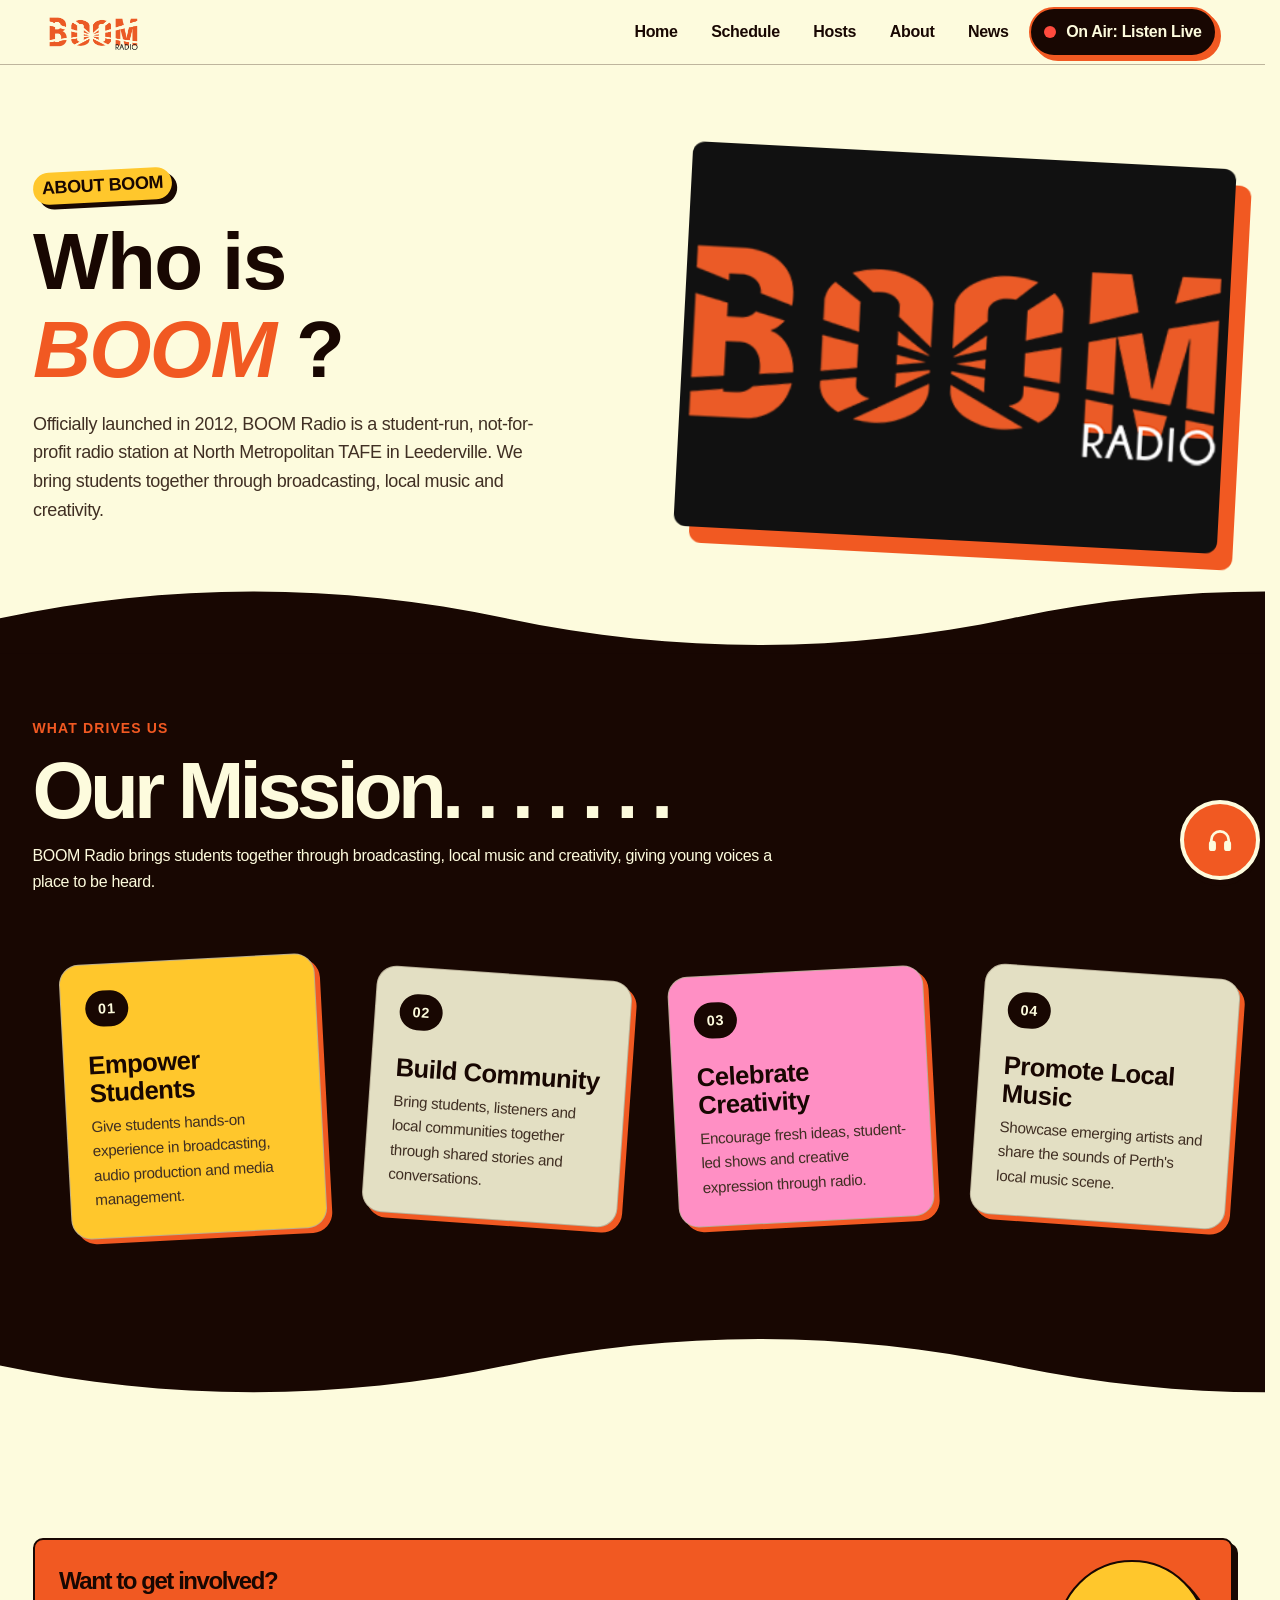
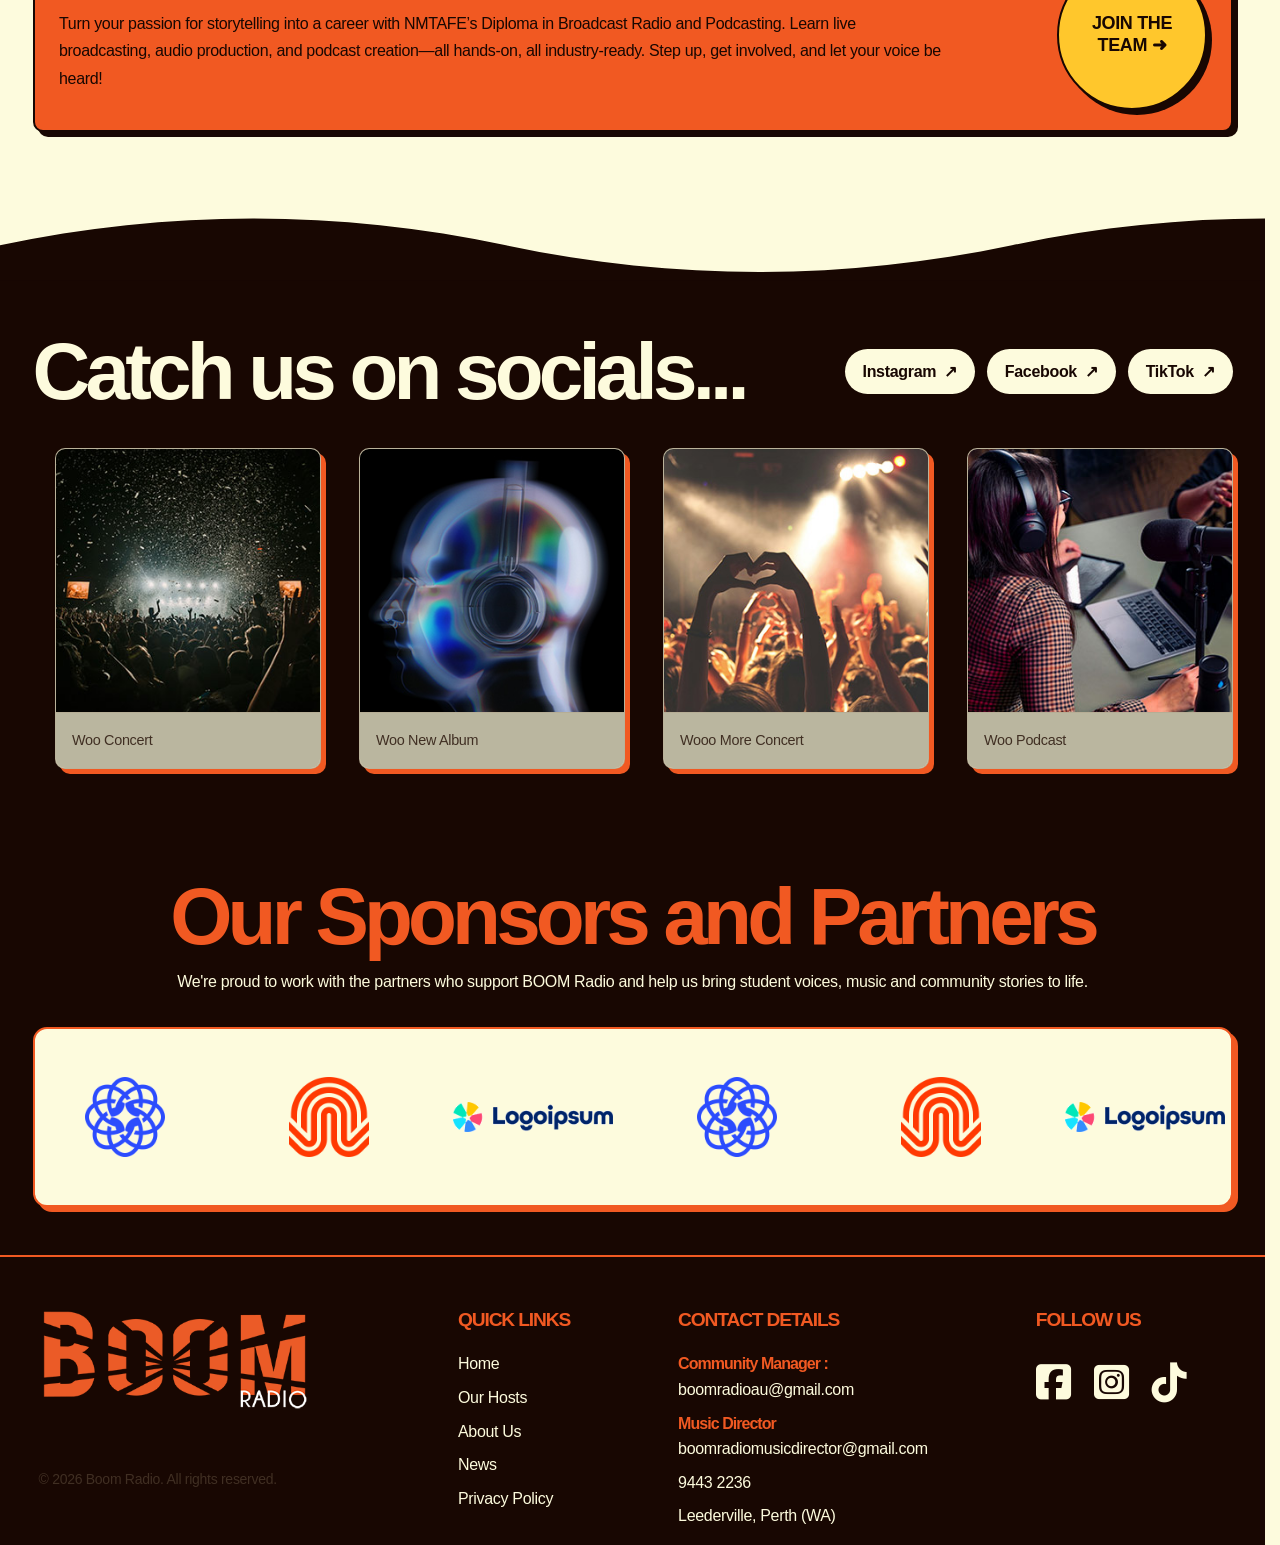
<file: about.html>
<!DOCTYPE html>
<html lang="en">

<head>
    <meta charset="UTF-8">
    <meta name="viewport" content="width=device-width, initial-scale=1.0">
    <link rel="stylesheet" href="css/reset.css">
    <link rel="stylesheet" href="css/core.css">
    <link rel="stylesheet" href="https://cdnjs.cloudflare.com/ajax/libs/font-awesome/6.5.2/css/all.min.css">


    <link rel="stylesheet" href="css/components/header-nav.css">
    <link rel="stylesheet" href="css/components/hero-split.css">
    <link rel="stylesheet" href="css/components/data-display.css">
    <link rel="stylesheet" href="css/components/gallery.css">
    <link rel="stylesheet" href="css/components/site-footer.css">
    <link rel="stylesheet" href="css/components/badge.css">

    <link rel="stylesheet" href="css/custom.css">
    <link rel="icon" type="image/png" href="img/boom-black.png">
    <title>About Us | BOOM Radio</title>
</head>

<body>
    <a class="skip-link" href="#main">Skip to main content</a>
    <header class="site-header drawer-right">
        <div class="site-header__inner container">
            <a href="index.html" class="site-header__brand">
                <img src="img/boom-black.png" alt="Site Logo">
            </a>
            <button type="button" class="site-header__toggle" popovertarget="site-nav" aria-label="Menu">
                <span aria-hidden="true">☰</span>
                <span class="visually-hidden">Menu</span>
            </button>
            <nav id="site-nav" class="site-nav" popover aria-label="Main navigation">
                <a href="index.html" class="site-nav__link">Home</a>
                <a href="schedule.html#main" class="site-nav__link">Schedule</a>
                <a href="schedule.html#featured-title" class="site-nav__link">Hosts</a>
                <a href="about.html" class="site-nav__link ">About</a>
                <a href="news.html" class="site-nav__link">News</a>
                <a href="#radio" class="btn-general btn-cta open-radio"><span class="dot"></span>On Air: Listen Live</a>
            </nav>
        </div>
    </header>
    <main id="main">

        <!-- About BOOM: Hero Section -->
        <section id="top" class="hero-split hero-split--reverse container" aria-labelledby="hero-title">
            <div class="hero-split__media">
                <img src="img/boom-white.png" alt="BOOM Radio logo" class="hero-split__image" decoding="async"
                    fetchpriority="high">
            </div>
            <div class="hero-split__content">
                <span class="badge badge--accent badge--pill festival-kicker">ABOUT BOOM</span>
                <h1 id="hero-title" class="hero-split__title">
                    Who is <span>BOOM</span> ?
                </h1>
                <p class="hero-split__subtitle">
                    Officially launched in 2012, BOOM Radio is a
                    student-run, not-for-profit radio station at North
                    Metropolitan TAFE in Leederville. We bring students
                    together through broadcasting, local music and creativity.
                </p>
            </div>
        </section>
        <!-- value section -->
        <section class="section  mission-section section-wave" aria-labelledby="mission-title">
            <div class="container">

                <header class="section-header stack">
                    <span class="section-header__eyebrow">What drives us</span>
                    <h2 id="mission-title" class="section-header__title">
                        Our Mission. . . . . . .
                    </h2>
                    <p>
                        BOOM Radio brings students together through broadcasting,
                        local music and creativity, giving young voices a place to be heard.
                    </p>
                </header>

                <div class="grid" style="--col-count: 1; --col-count-lg: 4;">

                    <article class="stat-card">
                        <h3 class="stat-card__label">01</h3>
                        <p class="stat-card__value">Empower Students</p>
                        <p class="stat-card__sub">
                            Give students hands-on experience in broadcasting,
                            audio production and media management.
                        </p>
                    </article>

                    <article class="stat-card">
                        <h3 class="stat-card__label">02 </h3>
                        <p class="stat-card__value">Build Community</p>
                        <p class="stat-card__sub">
                            Bring students, listeners and local communities together
                            through shared stories and conversations.
                        </p>
                    </article>

                    <article class="stat-card">
                        <h3 class="stat-card__label">03</h3>
                        <p class="stat-card__value">Celebrate Creativity</p>
                        <p class="stat-card__sub">
                            Encourage fresh ideas, student-led shows and creative
                            expression through radio.
                        </p>
                    </article>

                    <article class="stat-card">
                        <h3 class="stat-card__label">04</h3>
                        <p class="stat-card__value">Promote Local Music</p>
                        <p class="stat-card__sub">
                            Showcase emerging artists and share the sounds
                            of Perth's local music scene.
                        </p>
                    </article>

                </div>
            </div>
        </section>

        <!-- Get Involved Section -->
        <section class="container section get-involved-section">
            <ul class="grid" style="--col-count: 1;">
                <li class="card stack get-involved">
                    <div>
                        <h2>Want to get involved?</h2>
                        <p class="get-involved__content">
                            Turn your passion for storytelling into a career with NMTAFE’s Diploma in Broadcast Radio and Podcasting. Learn live broadcasting, audio production, and podcast creation—all hands-on, all industry-ready. Step up, get involved, and let your voice be heard!
                        </p>                        
                    </div>
                    <a class="get-involved__circle btn-general btn-general get-involved get-involved__circle" href="https://www.northmetrotafe.wa.edu.au/courses/diploma-screen-and-media-broadcast-radio-and-podcasting" target="blank" >
                        <strong>JOIN THE <br class="desktop-break">TEAM <span class="arrow" aria-hidden="true">➜</span></strong>
                    </a>
               
            </li>
        </ul>
    </section>
        <!-- Social Media Section -->
        <section class="section social-section section-wave section-wave--top-only" aria-labelledby="social-title">
            <div class="container">

                <header class="section-header social-section__header">

                    <h2 id="social-title" class="section-header__title">
                        Catch us on socials...
                    </h2>

                    <nav class="social-section__links" aria-label="Follow BOOM Radio">
                        <a href="https://www.instagram.com/boomradioau/" target="blank" class="social-section__link">
                            Instagram <span aria-hidden="true">↗</span>
                        </a>

                        <a href="https://www.facebook.com/boomradioau/" target="blank" class="social-section__link">
                            Facebook <span aria-hidden="true">↗</span>
                        </a>

                        <a href="https://www.tiktok.com/@boomradioau" target="blank" class="social-section__link">
                            TikTok <span aria-hidden="true">↗</span>
                        </a>
                    </nav>
                </header>

                <div class="media-gallery social-section__grid">

                    <a href="#" class="media-gallery__item social-card">
                        <div class="media-gallery__frame media-gallery__frame--square">
                            <img class="media-gallery__image" src="img/post-1.jpg"
                                alt="BOOM Radio social media post 1">
                        </div>
                        <span class="media-gallery__caption">Woo Concert</span>
                    </a>

                    <a href="#" class="media-gallery__item social-card">
                        <div class="media-gallery__frame media-gallery__frame--square">
                            <img class="media-gallery__image" src="img/post-2.jpg"
                                alt="BOOM Radio social media post 2">
                        </div>
                        <span class="media-gallery__caption">Woo New Album</span>
                    </a>

                    <a href="#" class="media-gallery__item social-card">
                        <div class="media-gallery__frame media-gallery__frame--square">
                            <img class="media-gallery__image" src="img/post-3.jpg"
                                alt="BOOM Radio social media post 3">
                        </div>
                        <span class="media-gallery__caption">Wooo More Concert</span>
                    </a>

                    <a href="#" class="media-gallery__item social-card">
                        <div class="media-gallery__frame media-gallery__frame--square">
                            <img class="media-gallery__image" src="img/post-4.jpg"
                                alt="BOOM Radio social media post 4">
                        </div>
                        <span class="media-gallery__caption">Woo Podcast</span>
                    </a>

                </div>

            </div>
        </section>



        <!-- SPONSER LOGOS -->

        <section class="sponsors-section section">
            <div class="container stack">

                <header class="section-header stack text-center">
                    <span class="section-header__eyebrow"></span>
                    <h2 class="section-header__title">Our Sponsors and Partners</h2>
                    <p>We're proud to work with the partners who support BOOM Radio and help us bring student voices,
                        music and community
                        stories to life.</p>
                </header>

                <div class="sponsors-track">
                    <div class="sponsors-track__inner">

                        <div class="sponsors-logo">
                            <img src="img/logo1.png" alt="Sponsor 1">
                        </div>

                        <div class="sponsors-logo">
                            <img src="img/logo2.png" alt="Sponsor 2">
                        </div>

                        <div class="sponsors-logo">
                            <img src="img/logo3.png" alt="Sponsor 3">
                        </div>

                        <div class="sponsors-logo">
                            <img src="img/logo1.png" alt="Sponsor 4">
                        </div>

                        <div class="sponsors-logo">
                            <img src="img/logo2.png" alt="Sponsor 5">
                        </div>
                        <div class="sponsors-logo">
                            <img src="img/logo3.png" alt="Sponsor 6">
                        </div>

                        <div class="sponsors-logo">
                            <img src="img/logo1.png" alt="Sponsor 1">
                        </div>

                        <div class="sponsors-logo">
                            <img src="img/logo2.png" alt="Sponsor 2">
                        </div>

                        <div class="sponsors-logo">
                            <img src="img/logo1.png" alt="Sponsor 3">
                        </div>

                        <div class="sponsors-logo">
                            <img src="img/logo3.png" alt="Sponsor 4">
                        </div>

                        <div class="sponsors-logo">
                            <img src="img/logo1.png" alt="Sponsor 5">
                        </div>
                        <div class="sponsors-logo">
                            <img src="img/logo3.png" alt="Sponsor 6">
                        </div>



                    </div>
                </div>


            </div>
        </section>


    </main>

    <footer class="site-footer">
        <div class="container site-footer__content cluster">
            <section class="footer-block stack" aria-label="Logo & Copyright">
                <img class="site-footer__logo" src="img/boom-white.png" alt="Site logo">
                <p class="site-footer__copyright">&copy; 2026 Boom Radio. All rights reserved.</p>
            </section>
            <section class="footer-block stack">
                <h3>QUICK LINKS</h3>
                <nav class="site-footer__nav" aria-labelledby="Footer navigation">
                    <a href="index.html">Home</a>
                    <a href="schedule.html">Our Hosts</a>
                    <a href="about.html">About Us</a>
                    <a href="news.html">News</a>
                    <a href="#">Privacy Policy</a>
                </nav>
            </section>
            <article class="footer-block stack">
                <h3>CONTACT DETAILS</h3>
                <section class="contact">
                    <h4 class="email-header">Community Manager :</h4>
                    <p>boomradioau@gmail.com</p>
                    <h4 class="email-header">Music Director</h4>
                    <p>boomradiomusicdirector@gmail.com</p>
                    <p>9443 2236</p>
                    <p>Leederville, Perth (WA)</p>
                </section>
            </article>
            <section class="footer-block stack">
                <h3>FOLLOW US</h3>
                <nav class="site-footer__nav" aria-label="Footer navigation">
                    <a href="https://www.facebook.com/boomradioau/" target="blank" aria-label="Facebook"><i class="fa-brands fa-square-facebook"></i></a>
                    <a href="https://www.instagram.com/boomradioau/" target="blank" aria-label="Instagram"><i class="fa-brands fa-square-instagram"></i></a>
                    <a href="https://www.tiktok.com/@boomradioau" target="blank" aria-label="TikTok"><i class="fa-brands fa-tiktok"></i></a>
                </nav>
            </section>
        </div>
        <button id="radio-toggle" type="button" aria-label="Open radio player" aria-expanded="false"
            aria-controls="radio-panel">
            <svg class="icon-headphones" viewBox="0 0 24 24" fill="none" stroke="currentColor" stroke-width="2.5"
                stroke-linecap="round" stroke-linejoin="round" aria-hidden="true">
                <path d="M4 15v-3a8 8 0 0 1 16 0v3" />
                <rect x="3" y="14" width="4" height="7" rx="1.5" fill="currentColor" />
                <rect x="17" y="14" width="4" height="7" rx="1.5" fill="currentColor" />
            </svg>
            <svg class="icon-close" viewBox="0 0 24 24" fill="none" stroke="currentColor" stroke-width="3"
                stroke-linecap="round" aria-hidden="true">
                <path d="M6 6l12 12M18 6L6 18" />
            </svg>
        </button>
        <div id="radio-panel" aria-hidden="true">
            <iframe data-src="https://tunein.com/embed/player/s195836/?autoplay=true" title="BOOM Radio live player"
                allow="autoplay"></iframe>
        </div>
    </footer>
    <script src="js/carousel-arrow-addon.js" defer></script>
    <script src="js/carousel-autoplay-addon.js" defer></script>
    <script src="js/radio.js" defer></script>
</body>

</html>
</file>
<file: css/core.css>
/*
  NOTE ON LAYER ORDER: the @layer declaration lives in reset.css, which
  is always linked first. It is not repeated here - repeating it is a
  silent no-op that creates confusion about which file is authoritative.

  core.css includes:
  - theme tokens
  - layout primitives (the systems that arrange the page: .container,
    .grid, .stack, .cluster, etc.)
  - a small set of default core patterns
  - utilities: small, atomic, single-property helper classes
    (.text-muted, .justify-center, .divider, etc.) - see the @layer
    utilities comment further down for why these are split out from
    layout rather than grouped with it.

  reset.css also contributes to the utilities layer (:focus-visible,
  .visually-hidden) - both merge into one layer regardless of which
  file declares them. Specialized modules stay in css/components/.
*/


/* =====================
   Tokens and theme defaults
   ===================== */
@layer tokens {
  :root {
    color-scheme: dark;
    --color-bg: #020617;
    --color-text: #e5e7eb;
    --color-accent-seed: #8b5cf6;
    --color-accent-default: color-mix(in oklab, var(--color-accent-seed) 82%, var(--color-bg) 18%);
    --color-accent: var(--color-accent-default);
    --color-on-accent: var(--color-text);
    /* --color-accent, mixed toward the page background, reads well as
       a fill but fails contrast as text (as low as 2.2:1 measured on
       the default dark theme). This variant is for exactly that case:
       accent-colored TEXT on a surface (.text-accent, active/selected
       states, badge labels). Never use it as a background fill;
       --color-accent already covers that and pairs correctly with
       --color-on-accent.

       light-dark() rather than one fixed mix, because "lighten the
       seed for contrast" only works on a dark theme - on a light
       theme (color-scheme: light, as every customised site in this
       project sets) the surface is already light, so the SAME mix
       toward white gets less readable, not more (measured as low as
       1.2:1 on a light site theme). A light theme needs the opposite
       adjustment: darken the seed instead. Each branch is verified at
       >=6:1 against every theme (default + all 5 site themes) tested
       when this was added - comfortable margin above the 4.5:1 floor,
       not a bare pass.

       light-dark() is Baseline: Newly available (shipped everywhere
       since May 2024, not yet Widely available), an exception to this
       framework's usual Widely-available bar for core tokens - see
       docs/index.html's browser support policy. Accepted here because
       an unsupporting browser's fallback is harmless: the custom
       property's invalid value resolves to the inherited text color
       instead, which is always legible, just without the extra
       light/dark-aware contrast boost. */
    --color-accent-text: light-dark(
      color-mix(in oklab, var(--color-accent-seed) 75%, black 25%),
      color-mix(in oklab, var(--color-accent-seed) 75%, white 25%)
    );
    /* Semantic status colours - override in custom.css if needed */
    --color-error:   #fca5a5;
    --color-success: #86efac;
    --color-warning: #fde68a;
    --color-info:    #93c5fd;

    --color-surface: color-mix(in oklab, var(--color-bg) 90%, var(--color-text) 10%);
    --color-elevated: color-mix(in oklab, var(--color-bg) 82%, var(--color-text) 18%);
    /* 80%, not the original 65% - measured against the two darkest
       surfaces this is actually used as text on: --color-elevated
       (footers, badges) and .media-gallery__caption's own darker
       color-mix(surface, black) background. 65% passed the default
       dark palette against --color-elevated (4.60:1) but fell short
       everywhere else - as low as 3.76:1 against the caption
       background on a customised site theme, against a 4.5:1 floor.
       80% clears BOTH backgrounds on the default palette and every
       customised site theme (4.86 the closest margin, 9.05 the most). */
    --color-muted: color-mix(in oklab, var(--color-text) 80%, var(--color-bg));
    --color-border: color-mix(in oklab, var(--color-surface) 70%, var(--color-text) 18%);
    --color-border-strong: color-mix(in oklab, var(--color-surface) 45%, var(--color-text) 35%);
    --color-hover: color-mix(in oklab, var(--color-bg) 60%, var(--color-accent));
    --color-backdrop: rgb(0 0 0 / 0.85);

    --shadow-elevated: 0 12px 36px color-mix(in oklab, var(--color-bg) 50%, transparent);

    --container-max: 1200px;
    --content-max: 70ch;

    --nav-height: 64px;

    --space-unit: 0.25rem;
    --space-2: calc(var(--space-unit) * 2);
    --space-4: calc(var(--space-unit) * 4);
    --space-6: calc(var(--space-unit) * 6);
    --space-8: calc(var(--space-unit) * 8);
    --space-12: calc(var(--space-unit) * 12);
    --space-16: calc(var(--space-unit) * 16);
    --space-24: calc(var(--space-unit) * 24);

    /*
      TYPOGRAPHY

      Plain rem literals from a small, fixed set below - not a
      --text-xs/sm/md/lg/xl token family. See docs/index.html's
      Conventions section for why. Fluid clamp() display headings
      match the ones already used in hero.css, so the two stay
      consistent with each other.

        0.75rem   badges, captions, table meta
        0.9rem    secondary text, form help, errors
        1rem      body copy
        1.125rem  card titles
        1.375rem  panel and drawer headings
        1.5rem    footer and nav brand
        1.75rem / 2.5rem / 3rem   display sizes
    */

    /*
      FUTURE (CSS-only, blocked on support) - text-box-trim
      Engines:  all three shipped - Chrome/Edge 133+, Safari 18.2+,
                Firefox 154+. Global 84%. Checked 2026-08-21.
      Blocked on: user adoption, not implementation. Firefox 154 is
                recent enough that real-world coverage is still
                climbing, and this changes vertical rhythm, so
                supporting and non-supporting browsers would space
                headings differently while it settles.
      What it buys: removes the font's built-in half-leading above and
                below a heading, so the gap you set in a .stack is the
                gap you actually see. Right now every heading carries
                invisible padding that varies by font, which is why
                heading spacing needs eyeballing per component.
      Ship when: Firefox 154 has been out long enough that the split
                stops being visible in class. Purely cosmetic, so it
                can go in without a fallback whenever you decide.

        :is(h1, h2, h3, .card__title, .subsection-title) {
          text-box-trim: trim-both;
          text-box-edge: cap alphabetic;
        }
    */

    --max-w-narrow: 800px;

    --radius: 8px;
    --radius-lg: 16px;

    --transition-fast: 0.2s ease;
    --transition-base: 0.3s ease;
  }
}


@layer layout {
  body {
    background-color: var(--color-bg);
    color: var(--color-text);
    min-height: 100vh;
    display: flex;
    flex-direction: column;
  }

  /* Direct child only - the docs site nests its <main> inside .shell,
     which already sizes itself via grid. This only ever touches the
     plain header/main/footer page shape. */
  body > main {
    flex: 1 0 auto;
  }

  .container {
    width: min(100% - 2rem, var(--container-max));
    margin-inline: auto;
  }

  .section {
    padding-block: var(--space-12);
  }

  /* Cancels .section's top padding for a section that follows another
     section with no visual gap wanted (e.g. immediately after a hero,
     or a two-part page intro split across two .section blocks). Only
     the top is flush - .section's bottom padding is untouched, so the
     next section down still gets normal breathing room. */
  .section--flush-start {
    padding-block-start: 0;
  }

  section {
    scroll-margin-block-start: calc(var(--nav-height) + 1rem);
  }

  /* -----------------------------------------------------------------
     GRID PRIMITIVE

     Two coexisting APIs, both passed in from the HTML as inline
     custom properties:

       --col-count / -md / -lg   a number of equal-width columns
       --col-widths / -md / -lg  a full grid-template-columns value
                                 for columns of differing widths

     At any one breakpoint --col-widths* wins over --col-count*.
     Each breakpoint builds its own complete --col-layout-* value; if
     neither token is set for that breakpoint the variable resolves to
     the guaranteed-invalid value, so var() falls through to the next
     breakpoint down. A breakpoint's own layout therefore always beats
     a smaller breakpoint's, whichever tokens happen to be set.
  ----------------------------------------------------------------- */
  .grid {
    list-style: none;
    padding: 0;
    --col-layout: var(
      --col-widths,
      repeat(var(--col-count, 1), minmax(0, 1fr))
    );
    --col-layout-md: var(
      --col-widths-md,
      repeat(var(--col-count-md), minmax(0, 1fr))
    );
    --col-layout-lg: var(
      --col-widths-lg,
      repeat(var(--col-count-lg), minmax(0, 1fr))
    );

    display: grid;
    gap: var(--grid-gap, var(--space-6));
    grid-template-columns: var(--col-layout);
  }

  @media (min-width: 768px) {
    .grid {
      grid-template-columns: var(--col-layout-md, var(--col-layout));
    }
  }

  @media (min-width: 1024px) {
    .grid {
      grid-template-columns: var(--col-layout-lg, var(--col-layout-md, var(--col-layout)));
    }
  }

  .auto-grid {
    list-style: none;
    padding: 0;
    --min: 18rem;
    display: grid;
    gap: var(--grid-gap, var(--space-6));
    grid-template-columns: repeat(auto-fit, minmax(min(100%, var(--min)), 1fr));
  }

  .stack > * + * {
    margin-block-start: var(--stack-space, var(--space-4));
  }

  .cluster {
    list-style: none;
    padding: 0;
    display: flex;
    flex-wrap: wrap;
    gap: var(--cluster-gap, var(--space-4));
    align-items: center;
  }

  .cluster--between {
    justify-content: space-between;
  }

  .cluster--end {
    justify-content: flex-end;
  }

  .auto-grid--sm {
    --min: 16rem;
  }
}


@layer components {
  .skip-link {
    position: absolute;
    top: var(--space-4);
    left: var(--space-4);
    z-index: 300;
    padding: 0.75rem 1rem;
    border-radius: var(--radius);
    background: var(--color-accent);
    color: var(--color-on-accent);
    text-decoration: none;
    transform: translateY(-200%);
    transition: transform var(--transition-fast);
  }

  .skip-link:focus {
    transform: translateY(0);
  }

  .btn {
    display: inline-flex;
    align-items: center;
    justify-content: center;
    padding: 0.75rem 1.25rem;
    border: 2px solid transparent;
    border-radius: var(--radius);
    text-decoration: none;
    font-weight: 600;
    cursor: pointer;
    /* Named explicitly rather than "transition: var(--transition-fast)"
       (shorthand for transition-property: all) - a future style added
       to a hover/active/disabled state (padding, width, whatever)
       would otherwise animate silently, whether that was wanted or
       not. Add new properties here deliberately when a variant
       actually needs them to transition. */
    transition:
      background-color var(--transition-fast),
      border-color var(--transition-fast),
      opacity var(--transition-fast);
  }

  .btn--primary {
    background: var(--color-accent);
    color: var(--color-on-accent);
    border-color: color-mix(in oklab, var(--color-accent) 62%, var(--color-text) 38%);
  }

  .btn--primary:hover {
    background: color-mix(in oklab, var(--color-accent) 88%, var(--color-text) 12%);
    border-color: color-mix(in oklab, var(--color-accent) 54%, var(--color-text) 46%);
  }

  .btn--secondary {
    background: color-mix(in oklab, var(--color-surface) 86%, var(--color-text) 14%);
    color: var(--color-text);
    border-color: color-mix(in oklab, var(--color-surface) 55%, var(--color-text) 45%);
  }

  .btn--secondary:hover {
    background: color-mix(in oklab, var(--color-surface) 78%, var(--color-text) 22%);
  }

  /* .card, .card__title, and .card p - see css/components/card.css for
     the standalone reference copy of this component. Baked in here
     too since nearly every page in this project uses it. */
  /*
    container-type/container-name make .card a named containment
    context, so the @container rule below responds to the CARD's own
    width, not the viewport. A card squeezed into a 3-column grid stays
    compact; the same card alone in a single column gets more breathing
    room, regardless of browser width.

    Note container-type: inline-size implies contain: layout, which
    makes .card a containing block for absolutely positioned
    descendants. Every component that positions absolutely already
    carries its own positioned wrapper (.timeline__item,
    .loading-overlay) or lives in the top layer (popovers, lightbox),
    so nothing in this framework moves. Worth knowing if you add one
    that doesn't.
  */
  .card {
    background: var(--color-surface);
    border: 1px solid var(--color-border);
    border-radius: var(--radius);
    padding: var(--card-padding, var(--space-6));
    min-height: var(--card-min-height, auto);
    container-type: inline-size;
    container-name: card;
  }

  /* .card__title, not a bare "h3" element selector - a card's heading
     can legitimately be an h2 or h3 depending on the page's own
     outline, so the styling hook is a class, not a tag. */
  .card__title {
    font-size: var(--card-heading-size, 1.125rem);
    font-weight: 600;
    margin-block-end: var(--space-2);
  }

  .card p {
    color: var(--color-muted);
    font-size: var(--card-body-size, 0.9375rem);
    line-height: 1.6;
  }

  /*
    Once a card is wide enough to carry it, both the title and body
    step up - calculated from --card-heading-size/--card-body-size
    rather than set as second fixed sizes, so overriding those hooks
    moves both steps together. Nothing here asks how big the WINDOW
    is - the same card is compact in a 3-up grid and roomier in a
    single column, on the same screen, at the same moment.

    380px is measured on the CONTENT box, so with --space-6 padding
    and a 1px border it actually trips at roughly 430px of card. That
    is about where a card stops feeling like a tile and starts feeling
    like a panel.
  */
  @container card (min-width: 380px) {
    .card__title {
      font-size: calc(var(--card-heading-size, 1.125rem) + 0.25rem);
    }

    .card p {
      font-size: calc(var(--card-body-size, 0.9375rem) + 0.0625rem);
      line-height: 1.7;
    }
  }

  /* Flags a card as a destructive/high-caution area (a "danger zone"
     block of irreversible actions) - the same warning-colour intent
     as .btn--danger, applied to the container instead of a button. */
  .card--danger {
    border-color: var(--color-error);
  }

  /* .section-header and its parts - see css/components/section-header.css
     for the standalone reference copy. Baked in here too since almost
     every page in this project uses it. */
  .section-header {
    --stack-space: var(--space-2);
    margin-block-end: var(--space-8);
  }

  .section-header__eyebrow {
    display: block;
    font-weight: 600;
    letter-spacing: 1px;
    color: var(--color-muted);
    text-transform: uppercase;
    font-size: 0.875rem;
  }

  .section-header__title {
    font-size: clamp(1.6rem, 1.5rem + 0.35vw, 1.75rem);
    line-height: 1.1;
  }

  .section-header__intro {
    font-size: 1rem;
    max-width: clamp(32ch, 95vw, var(--container-max));
    color: var(--color-muted);
    text-wrap: balance;
  }

  /* .site-footer and its parts - see css/components/site-footer.css
     for the standalone reference copy. Baked in here too since every
     page in this project uses it (it's simple enough, ~30 lines, that
     it doesn't justify being a component-only file - see
     site-footer.css's own note). */
  .site-footer {
    padding-block: var(--space-12);
    background: var(--color-elevated);
    border-block-start: 1px solid var(--color-border);
    text-align: center;
  }

  .site-footer__title {
    font-size: 1.5rem;
    letter-spacing: 0.02em;
  }

  .site-footer__nav {
    display: flex;
    justify-content: center;
    flex-wrap: wrap;
    gap: var(--space-6);
    margin-block-end: var(--space-8);
  }

  .site-footer__nav a {
    text-decoration: none;
    font-weight: 500;
  }

  .site-footer__nav a:hover {
    color: var(--color-accent-text);
  }

  .site-footer__copyright {
    color: var(--color-muted);
    font-size: 0.875rem;
  }

  /* Extra breathing room above a manually-spaced page section that
     follows a two-column layout with no .stack ancestor to hand the
     gap to itself - e.g. a "Related products" block on a product
     detail page. */
  .related-products {
    margin-block-start: var(--space-24);
  }
}


/*
  Small, atomic, single-property helper classes - deliberately placed
  in utilities rather than layout. The layer order (see the top of
  this file) puts utilities last, so these reliably win over a
  components-layer rule that happens to set the same property,
  which is the whole point of a utility class. reset.css also
  contributes to this same layer (:focus-visible, .visually-hidden) -
  cascade layers accumulate by name across files, so both live in one
  merged "utilities" layer regardless of which file declares them.
*/
@layer utilities {
  .text-muted { color: var(--color-muted); }
  .text-error { color: var(--color-error); }
  .text-accent { color: var(--color-accent-text); }

  /* Resets color back to the normal body tone - for un-muting one
     word or phrase inside an otherwise .text-muted parent, e.g. a
     result count that should read as normal text in a muted sentence. */
  .text-normal { color: var(--color-text); }

  /* Two size helpers, not a full set - anything else smaller or
     larger than body size is a component's own font-size decision,
     not a utility. These two cover the common case: secondary text a
     notch below body size, wherever it turns up (tables, cards, meta
     rows, form hints). Pairs with .text-muted for that pattern:
       <p class="text-muted text-sm">Last updated 3 hours ago</p> */
  .text-sm { font-size: 0.9rem; }
  .text-xs { font-size: 0.75rem; }

  .text-center { text-align: center; }
  .no-underline { text-decoration: none; }
  .items-center { align-items: center; }
  .items-start { align-items: start; }
  .items-end { align-items: flex-end; }
  .justify-center { justify-content: center; }
  .flex-1 { flex: 1; }

  /* A one-off grid-child placement hook - most .grid usages don't need
     child-level spanning, so this stays a single atomic utility rather
     than a general --col-span custom-property API. */
  .col-span-2 { grid-column: span 2; }

  /* A <hr> reset to a plain 1px rule - the browser default <hr> has a
     3D-inset border box that never matches this framework's flat look. */
  .divider {
    border: none;
    border-block-start: 1px solid var(--color-border);
  }

  /* For a list that needs a class for something other than layout
     (.stack for item spacing, .text-sm for size) but is still real
     bulleted content - see reset.css's note on why that class alone
     doesn't strip its own markers the way an actual layout component
     does. padding-inline-start is a smaller-than-native 1.5rem rather
     than the browser's ~2.5rem default, sized for sitting inside a
     compact panel or dialog rather than a full page. */
  .list-disc {
    list-style: disc;
    padding-inline-start: 1.5rem;
  }

  /* The opposite direction: a classed <ul>/<ol> that isn't one of the
     framework's own layout components (those strip their own markers
     directly - see reset.css) but still isn't real bulleted content -
     e.g. .stack reused purely to space out a list of cards, or a
     skeleton-loading placeholder list. */
  .list-none {
    list-style: none;
    padding: 0;
  }

  /* A small bold heading for organizing content within a single page
     or panel - one step below .section-header__title, and without
     its own margin so spacing stays under the caller's control
     (a .stack gap, an explicit margin-block-end, etc). */
  .subsection-title {
    font-size: 1rem;
    font-weight: 700;
  }

  /* An inline class-name reference inside a heading shouldn't inherit
     the heading's own size and weight - it's a citation, not part of
     the heading text itself. */
  .subsection-title code {
    font-size: 0.8rem;
    font-weight: 400;
  }

  /* A trailing annotation after a subsection-title's own text - an
     implementation note or file reference, de-emphasized and pushed
     right rather than part of the heading itself. */
  .subsection-title__note {
    font-size: 0.75rem;
    font-weight: 400;
    color: var(--color-muted);
    margin-inline-start: var(--space-4);
  }

  .text-nowrap { white-space: nowrap; }

  /* Single-line truncation with an ellipsis - needs a bounded or
     shrinkable width on the element to have any visible effect. */
  .truncate {
    overflow: hidden;
    text-overflow: ellipsis;
    white-space: nowrap;
  }

  .max-w-narrow {
    max-width: var(--max-w-narrow, 800px);
    margin-inline: auto;
  }
}
</file>
<file: css/components/header-nav.css>
/*
  header-nav.css
  ---------------------------------------------------------------------
  Sticky site header with a horizontal nav on desktop and an animated
  slide-in drawer on mobile, powered by the native HTML Popover API.

  GRACEFUL DEGRADATION:
    The Popover API is Baseline: Newly available - shipped in every
    core engine, but real and not universal in the installed base yet
    (see docs/index.html's browser support policy), and unlike this
    framework's other Popover-based components (which fail harmlessly
    when unsupported), a hidden mobile nav with no fallback would make
    navigation completely unreachable below 1024px for every visitor
    on an unsupported browser.

    So the mobile nav is built in two layers:
      1. BASELINE - a plain, always-visible stacked list. This is
         what every browser gets by default, including ones with no
         Popover support at all.
      2. ENHANCED - gated behind @supports selector(:popover-open),
         a real feature-detection query (not a browser-version
         guess). Only browsers that actually support the API get the
         hidden/animated slide-in drawer, which overrides the
         baseline entirely.

    Worst case on an unsupported browser: a plain stacked nav list
    instead of a drawer. Never: no navigation at all.

  Requires: css/reset.css, css/core.css

  DRAWER DIRECTION - set in HTML, not CSS:
    Left drawer (default):  <header class="site-header">
    Right drawer:           <header class="site-header drawer-right">

    Direction is controlled by the private custom property --_drawer-slide
    on .site-nav inside the mobile media query.  The underscore prefix
    signals this is an internal implementation detail - not a public
    token and not overridable from custom.css.

      Default (left):  --_drawer-slide: -100%  (starts off-screen left)
      drawer-right:    --_drawer-slide: 100%   (starts off-screen right)

    RTL (right-to-left) language pages are also handled - directions
    are swapped automatically when dir="rtl" is on the <html> element.

  HAMBURGER BUTTON POSITION - controlled by DOM order in HTML:
    The toggle button and brand link are siblings inside
    .site-header__inner.  Their visual position on mobile follows
    DOM order since the inner wrapper uses space-between flex.

    Hamburger on the RIGHT (default):
      <div class="site-header__inner container">
        <a class="site-header__brand">Cascade</a>
        <button class="site-header__toggle">...</button>
        <nav class="site-nav" ...>...</nav>
      </div>

    Hamburger on the LEFT:
      <div class="site-header__inner container">
        <button class="site-header__toggle">...</button>
        <a class="site-header__brand">Cascade</a>
        <nav class="site-nav" ...>...</nav>
      </div>

    On desktop (1024px+) the toggle is hidden regardless of order.
    The :has() selectors at the bottom of this file detect brand/nav
    DOM order and position the desktop nav correctly for both layouts.

  POPOVER API:
    The <nav popover> and <button popovertarget="site-nav"> in HTML
    wire the toggle to the nav panel automatically - no JavaScript.
    The browser handles open/close, Escape key, and outside-click.

  HTML STRUCTURE:
    <header class="site-header">
      <div class="site-header__inner container">
        <a href="#" class="site-header__brand">Brand</a>
        <button type="button" class="site-header__toggle" popovertarget="site-nav" aria-label="Menu">
          <span aria-hidden="true">☰</span>
          <span class="visually-hidden">Menu</span>
        </button>
        <nav id="site-nav" class="site-nav" popover aria-label="Main navigation">
          <a href="#" class="site-nav__link">Home</a>
          <a href="#" class="site-nav__link site-nav__link--cta">Get Started</a>
        </nav>
      </div>
    </header>
  ---------------------------------------------------------------------
*/

@layer tokens {
  :root {
    --drawer-width: min(86vw, 320px);
    /*
      Used only by .site-nav below - not shared with any other
      component, so it lives here rather than in core.css.
    */
  }
}

@layer components {

  /* -------------------------------------------------------------------
     SITE HEADER

     position: sticky + inset-block-start: 0
       Header sticks to the top of the viewport as the user scrolls.
       inset-block-start is the logical equivalent of top: 0.

     z-index: 200
       Sits above page content but below the skip link (z-index: 300).
  ------------------------------------------------------------------- */
  .site-header {
    position: sticky;
    inset-block-start: 0;
    z-index: 200;
    min-height: var(--nav-height);
    background: var(--color-elevated);
    border-block-end: 1px solid var(--color-border);
  }


  /* -------------------------------------------------------------------
     INNER WRAPPER

     Flex row containing the brand link and the nav.
     justify-content: space-between pushes brand left, nav right.
     padding-inline adds horizontal edge padding without affecting
     the container's max-width calculation.
  ------------------------------------------------------------------- */
  .site-header__inner {
    min-height: var(--nav-height);
    display: flex;
    align-items: center;
    justify-content: space-between;
    gap: var(--space-4);
    padding-inline: 1rem;
  }


  /* -------------------------------------------------------------------
     BRAND LINK

     font-weight: 900 - heaviest available weight for logo-like presence.
     white-space: nowrap - prevents the brand name wrapping to two lines.
  ------------------------------------------------------------------- */
  .site-header__brand {
    font-weight: 900;
    font-size: clamp(1rem, 5vw, 1.5rem);
    text-decoration: none;
    color: var(--color-text);
    /* A flex item's default min-width: auto prevents it from shrinking
       below its unwrapped text width, so a long brand name would push
       the whole header (and document) wider than the viewport without
       this. min-inline-size: 0 lets it shrink; the rest truncates what
       no longer fits instead of wrapping or overflowing. */
    min-inline-size: 0;
    max-inline-size: calc(100% - 60px);
    overflow: hidden;
    text-overflow: ellipsis;
    white-space: nowrap;
  }


  /* -------------------------------------------------------------------
     HAMBURGER TOGGLE BUTTON

     Visible on mobile only - hidden at 1024px+ (see desktop query).

     inline-size / block-size - logical equivalents of width / height.
     display: grid + place-items: center - centres the icon.
     44px × 44px meets WCAG 2.5.5 Target Size (Enhanced), Level AAA -
     the 24px×24px figure in 2.5.8 Target Size (Minimum) is the AA
     tier; this control clears the stricter AAA one.
  ------------------------------------------------------------------- */
  .site-header__toggle {
    inline-size: 44px;
    block-size: 44px;
    display: grid;
    place-items: center;
    font-size: 1.5rem;
    color: var(--color-text);
    background: transparent;
    border: 1px solid var(--color-border);
    border-radius: var(--radius);
    cursor: pointer;
    transition:
      color var(--transition-fast),
      border-color var(--transition-fast),
      background var(--transition-fast);
  }

  .site-header__toggle:hover {
    color: var(--color-accent-text);
    border-color: var(--color-accent);
    background: var(--color-hover);
  }

  /* place-items: center above centers this span's box exactly, but the
     ☰ glyph's own ink isn't centered within that box in system-ui -
     measured 1.5px low. This nudges the visible strokes, not the box,
     back to true center. */
  .site-header__toggle span[aria-hidden="true"] {
    transform: translateY(-1.5px);
  }


  /* -------------------------------------------------------------------
     WORDPRESS COMPATIBILITY

     Matches class names WordPress outputs for nav menus so this
     framework works in WordPress themes without modification.
  ------------------------------------------------------------------- */
  .site-nav .menu,
  .site-nav .sub-menu {
    list-style: none;
    margin: 0;
    padding: 0;
  }

  .site-nav .menu-item {
    list-style: none;
  }


  /* -------------------------------------------------------------------
     NAV LINKS - shared mobile + desktop styles
  ------------------------------------------------------------------- */
  .site-nav__link,
  .site-nav .menu a {
    display: block;
    padding: 0.65rem 0.8rem;
    border-radius: var(--radius);
    text-decoration: none;
    font-weight: 500;
    color: var(--color-text);
  }
    .site-nav__link:hover,
    .site-nav .menu a:hover {
      background: var(--color-hover);
      color: var(--color-text);
    }

    
  /* -------------------------------------------------------------------
     CTA LINK - styled as a filled accent button in the nav
  ------------------------------------------------------------------- */
  .site-nav__link--cta {
    background: var(--color-accent);
    color: var(--color-on-accent);
    text-align: center;
    font-weight: 700;
  }

  .site-nav__link--cta:hover {
    background: color-mix(in oklab, var(--color-accent) 82%, var(--color-text) 18%);
    color: var(--color-on-accent);
  }


  /* -------------------------------------------------------------------
     ACTIVE PAGE STATES - WordPress compatibility
  ------------------------------------------------------------------- */
  .site-nav .current-menu-item > a,
  .site-nav .current-menu-ancestor > a,
  .site-nav .current_page_item > a,
  .site-nav .current_page_parent > a {
    color: var(--color-accent-text);
  }


  /* ===================================================================
     MOBILE NAV DRAWER - max-width: 1023px
     =================================================================== */
  @media (max-width: 1023px) {

    /* Lets the baseline .site-nav drop to its own full-width row
       below the brand/toggle row instead of squeezing into it. No
       effect once Popover support takes .site-nav out of flow
       entirely (position: fixed) in the @supports block below. */
    .site-header__inner {
      flex-wrap: wrap;
    }

    /* -----------------------------------------------------------------
       BASELINE - always visible, no Popover support required
    ----------------------------------------------------------------- */
    .site-nav {
      display: flex;
      flex-direction: column;
      flex-basis: 100%;
      gap: var(--space-2);
      padding: var(--space-6);
      background: var(--color-elevated);
      border-block-start: 1px solid var(--color-border);
    }

    /* WordPress menu wrapper - applies in both the baseline and the
       enhanced drawer below, since it's about menu structure, not
       Popover behaviour. */
    .site-nav > .menu,
    .site-nav > div > .menu {
      display: flex;
      flex-direction: column;
      gap: var(--space-2);
      inline-size: 100%;
      margin: 0;
      padding: 0;
    }

    /* No working toggle without Popover support - the nav above is
       already visible, so hide the button rather than leave a dead
       click target next to it. */
    @supports not selector(:popover-open) {
      .site-header__toggle {
        display: none;
      }
    }

    /* -----------------------------------------------------------------
       ENHANCED - real Popover API support, feature-detected

       Overrides every property that matters from the baseline above
       with the hidden/animated slide-in drawer treatment.
    ----------------------------------------------------------------- */
    @supports selector(:popover-open) {

      .site-nav {
        /*
          --_drawer-slide
          ----------------
          Private custom property - underscore prefix signals this is
          internal and not overridable from custom.css.

          Controls the off-screen starting position for the slide animation:
            -100% = starts off-screen to the LEFT  (default)
             100% = starts off-screen to the RIGHT (.drawer-right)

          Overridden below by .site-header.drawer-right and [dir="rtl"].
        */
        --_drawer-slide: -100%;

        position: fixed;
        inset-block-start: var(--nav-height);  /* just below the sticky header */
        inset-inline-start: 0;                 /* anchored to left edge         */
        inset-inline-end: auto;
        inline-size: var(--drawer-width);
        max-inline-size: 100%;
        block-size: calc(100dvb - var(--nav-height)); /* fill remaining viewport */
        margin: 0;
        padding: var(--space-6);
        display: none;                         /* hidden until :popover-open    */
        flex-direction: column;
        gap: var(--space-2);
        background: var(--color-elevated);
        border: 0;
        border-inline-start: 0;
        border-inline-end: 1px solid var(--color-border);
        overflow-y: auto;
        transform: translateX(var(--_drawer-slide));
        transition: transform var(--transition-base);
      }

      /*
        NOTE: display and overlay are intentionally NOT included in the
        transition, despite transition-behavior: allow-discrete being
        available in modern browsers.

        Including display in the transition causes the nav to briefly
        appear as visible when resizing the viewport downward across the
        1024px breakpoint - the browser animates display: flex → none
        and renders the nav during that animation.

        Keeping only transform in the transition means:
         - The drawer snaps hidden/visible (display change is instant)
         - The slide animation still runs via transform
         - @starting-style still provides the entry animation start point
         - No flash on viewport resize
      */

      /* RIGHT DRAWER - add class="drawer-right" to <header> */
      .site-header.drawer-right .site-nav {
        --_drawer-slide: 100%;

        inset-inline-start: auto;
        inset-inline-end: 0;
        border-inline-end: 0;
        border-inline-start: 1px solid var(--color-border);
      }

      /* RTL LANGUAGE SUPPORT */
      :root[dir="rtl"] .site-nav {
        --_drawer-slide: 100%;
      }

      :root[dir="rtl"] .site-header.drawer-right .site-nav {
        --_drawer-slide: -100%;
      }


      /* -----------------------------------------------------------------
         POPOVER OPEN STATE

         The Popover API adds :popover-open when the drawer is open.
         Switch display to flex and animate transform to 0 (on-screen).
      ----------------------------------------------------------------- */
      .site-nav:popover-open {
        display: flex;
        transform: translateX(0);
      }

      /*
        @starting-style defines values the browser animates FROM on entry.
        Even though display snaps instantly, @starting-style still provides
        the transform start point - the drawer slides in from off-screen.
      */
      @starting-style {
        .site-nav:popover-open {
          transform: translateX(var(--_drawer-slide));
        }
      }


      /* -----------------------------------------------------------------
         BACKDROP - dimming overlay behind the drawer
      ----------------------------------------------------------------- */
      .site-nav::backdrop {
        background: transparent;
        transition: background var(--transition-base);
      }

      .site-nav:popover-open::backdrop {
        background: var(--color-backdrop);
      }

      @starting-style {
        .site-nav:popover-open::backdrop {
          background: transparent;
        }
      }

    } /* end @supports selector(:popover-open) */

  } /* end @media (max-width: 1023px) */


  /* ===================================================================
     DESKTOP NAV - min-width: 1024px
     Drawer becomes a horizontal inline flex row.  Toggle is hidden.
     =================================================================== */
  @media (min-width: 1024px) {

    /* Toggle hidden - nav is always visible on desktop */
    .site-header__toggle {
      display: none;
    }

    /* Reset drawer styles - nav becomes a standard flex row */
    .site-nav {
      display: flex !important; /* overrides display: none from mobile */
      position: static;
      block-size: var(--nav-height);
      align-items: center;
      gap: var(--space-2);
      margin: 0;
      padding: 0;
      background: transparent;
      border: none;
      overflow: visible;
      transform: none;
      transition: none;
    }

    /*
      If the popover opens on desktop (e.g. window resized while drawer
      was open), ensure it renders correctly within the header.
      :has() detects which side the brand is on relative to the nav
      and positions accordingly.
    */
    .site-header__inner:is(
      :has(> .site-header__brand ~ .site-nav),
      :has(> .site-nav ~ .site-header__brand)
    ) .site-nav:popover-open {
      position: fixed;
      inset-block-start: 0;
      inset-block-end: auto;
      inline-size: auto;
      block-size: var(--nav-height);
      margin: 0;
      padding: 0;
      background: transparent;
      border: none;
      overflow: visible;
      transform: none;
    }

    /* Brand left, nav right */
    .site-header__inner:has(> .site-header__brand ~ .site-nav) .site-nav:popover-open {
      inset-inline-start: auto;
      inset-inline-end: max(1rem, calc((100vw - var(--container-max)) / 2 + 1rem));
    }

    /* Nav left, brand right */
    .site-header__inner:has(> .site-nav ~ .site-header__brand) .site-nav:popover-open {
      inset-inline-start: max(1rem, calc((100vw - var(--container-max)) / 2 + 1rem));
      inset-inline-end: auto;
    }

    .site-header__inner:has(> .site-nav ~ .site-header__brand):has(.site-nav:popover-open) {
      justify-content: flex-end;
    }

    /* WordPress menu on desktop */
    .site-nav > .menu,
    .site-nav > div > .menu {
      display: flex;
      align-items: center;
      gap: var(--space-2);
      margin: 0;
      padding: 0;
    }

    /* No backdrop on desktop */
    .site-nav::backdrop {
      display: none;
    }

  } /* end @media (min-width: 1024px) */

} /* end @layer components */
</file>
<file: css/components/hero-split.css>
/*
  hero-split.css
  ---------------------------------------------------------------------
  Image on one side, text on the other - a side-by-side alternative
  to the centred, full-bleed hero.css.  Optional: only link this on
  pages that use the split layout instead of the standard hero.

  Requires: css/reset.css, css/core.css

  HTML STRUCTURE:
    <section id="hero" class="hero-split container" aria-labelledby="hero-title">
      <div class="hero-split__media">
        <img src="..." alt="..." class="hero-split__image" />
      </div>
      <div class="hero-split__content">
        <h1 id="hero-title" class="hero-split__title">...</h1>
        <p class="hero-split__subtitle">...</p>
        <nav class="hero-split__actions" aria-label="Hero actions">...</nav>
      </div>
    </section>

  WHY aria-labelledby GOES ON THE <section>, NOT .hero-split__content:
    A plain <div> has no implicit role, so aria-labelledby on
    .hero-split__content doesn't label anything an assistive
    technology reports. <section> becomes a "region" landmark once it
    has an accessible name, so that's where the reference has to sit -
    same pattern every other section on a page built from this
    framework already uses.

  SWAPPING SIDES:
    Add "hero-split--reverse" to the outer <section> - same idea as
    "drawer-right" on the nav.  One class, no HTML reordering:

    <section id="hero" class="hero-split hero-split--reverse container">

  RESPONSIVE, WITHOUT A BREAKPOINT:
    Each side has a minimum width (flex-basis) and flex-wrap: wrap.
    When the viewport is too narrow to fit both sides at that
    minimum, the second one wraps to its own row automatically -
    image and text stack vertically on phones with no media query
    deciding when.

  ACTIONS WRAPPING - EQUAL-WIDTH BUTTONS, IF YOU NEED THEM:
    .hero-split__actions is display: flex; flex-wrap: wrap, so two
    buttons that don't fit wrap onto their own lines - and, sized to
    their own text, end up visibly different widths. Whether and where
    that happens isn't just about viewport width: this component's own
    media/content columns switch from stacked to side-by-side partway
    through the tablet range, and that switch can roughly HALVE the
    content column's width - which can make the actions wrap even as
    the viewport gets WIDER. A plain @media breakpoint can't express
    that non-monotonic behaviour; a container query can, because it
    reacts to .hero-split__content's own available width instead.

    That's why .hero-split__content carries container-type/
    container-name above - so a project can add, in its own
    stylesheet:
      @container hero-actions (max-width: 400px) {
        .hero-split__actions .btn { width: 100%; }
      }
    400px here is illustrative, not a default to copy blindly: it
    should be the actual combined width of YOUR button labels, which
    is why this rule isn't shipped in this file - a container query's
    condition can't read a custom property the way a normal CSS value
    can (var() inside "(max-width: ...)" is not supported), so there's
    no way to expose this as a single tunable token the way --thumb-min
    or --col-count are elsewhere in this framework. Measure where your
    specific buttons actually wrap, then use that.
  ---------------------------------------------------------------------
*/


@layer components {

  /* -----------------------------------------------------------------
     LAYOUT

     flex-direction: row (the default) lays media and content out
     side by side, in HTML source order - media first, since it
     comes first in the markup.

     flex-wrap: wrap + flex-basis (below) is what makes this
     responsive without a media query: once both sides can't fit at
     their minimum width simultaneously, the browser wraps the
     second one onto its own row on its own.
  ----------------------------------------------------------------- */
  .hero-split {
    display: flex;
    flex-wrap: wrap;
    align-items: center;
    gap: var(--space-8);
    margin-block: var(--space-8);
  }

  /* -----------------------------------------------------------------
     REVERSE - the entire "swap sides" feature is this one property.

     row-reverse flips the VISUAL order of the two children without
     touching the HTML at all - .hero-split__media still comes first
     in the DOM (and in a screen reader's reading order), it just
     paints on the right instead of the left.
  ----------------------------------------------------------------- */
  .hero-split--reverse {
    flex-direction: row-reverse;
  }


  /* -----------------------------------------------------------------
     MEDIA SIDE

     flex: 1 1 20rem - grow and shrink freely, but never below 20rem.
     That minimum is what triggers the wrap-to-stacked behaviour on
     narrow screens.
  ----------------------------------------------------------------- */
  .hero-split__media {
    flex: 1 1 20rem;
  }

  .hero-split__image {
    display: block;
    width: 100%;
    height: auto;
    border-radius: var(--radius-lg);
  }


  /* -----------------------------------------------------------------
     CONTENT SIDE

     Same flex-basis as the media side, so both sides wrap at the
     same point and end up sharing the space evenly when there's
     room for both.

     Spacing between the heading, subtitle, and actions is set
     directly here - not borrowed from a shared utility - so this
     component has no dependency on anything else existing first.
  ----------------------------------------------------------------- */
  .hero-split__content {
    flex: 1 1 20rem;
    display: flex;
    flex-direction: column;
    gap: var(--space-4);
    /* Named containment for .hero-split__actions to react to THIS
       element's own available width, not the viewport's - see the
       ACTIONS WRAPPING note below for why that distinction matters
       here specifically. Establishing the container costs nothing on
       its own; nothing below reacts to it until a project adds an
       @container hero-actions rule. */
    container-type: inline-size;
    container-name: hero-actions;
  }

  .hero-split__title {
    font-size: clamp(1.75rem, 1.4rem + 1.5vw, 2.5rem);
    line-height: 1.15;
    letter-spacing: -0.02em;
  }

  .hero-split__subtitle {
    font-size: 1.125rem;
    color: var(--color-muted);
    max-width: 52ch;
  }

  .hero-split__actions {
    display: flex;
    flex-wrap: wrap;
    gap: var(--space-4);
  }

} /* end @layer components */
</file>
<file: css/components/data-display.css>
/*
  data-display.css
  ---------------------------------------------------------------------
  Three independent data-presentation patterns bundled in one file:
  .stat-card (a KPI tile with label/value/delta), .kv-list (a
  definition-list key-value table with --wide/--stacked/--total
  variants), and .list-group (a bordered row list, optionally
  interactive as links or buttons). Unrelated to each other
  structurally - use whichever pattern fits, independent of the rest.

  Requires: css/reset.css, css/core.css

  HTML STRUCTURE:
    <dl class="grid" style="--col-count: ...">
      <div class="stat-card">
        <dt class="stat-card__label">Label</dt>
        <dd class="stat-card__value">Value</dd>
        <dd class="stat-card__delta stat-card__delta--up">▲ 12%</dd>
      </div>
      <!-- repeat .stat-card for each additional stat -->
    </dl>

    <dl class="kv-list">
      <div><dt>Key</dt><dd>Value</dd></div>
    </dl>

    <ul class="list-group">
      <li class="list-group__item">Item</li>
    </ul>

  WHY <dl> WRAPS THE GRID, AND <div> STAYS ON .stat-card:
    A label with one or more values under it is exactly the
    relationship <dl> exists for - "Days" is a term, "05" describes
    it, and HTML explicitly allows more than one <dd> per <dt> (a term
    can have several descriptions), which is what lets an optional
    second line - a delta, a sub-caption - sit as a second <dd>.

    But <dt>/<dd> are flat siblings with no way to draw a border
    around "this term and its descriptions" as one box, and each stat
    needs to render as its own bordered card. <dl>'s content model has
    a second, valid form for exactly this: a <dl> can hold <div>s
    instead of bare <dt>/<dd>, each <div> wrapping one term's <dt> and
    its <dd>(s) - the same shape .kv-list already uses one line down.
    The <div> is what .stat-card's border/background/padding apply to;
    <dt>/<dd> and their own classes are otherwise unchanged from a
    plain-<div> version. Net effect: the SAME element count as an
    all-<div> version (the outer .grid wrapper becomes <dl> instead of
    <div> - nothing added), but the collection and each label's
    relationship to its value(s) both have real semantics now, where
    before neither did. The only new CSS needed is zeroing <dd>'s
    browser-default inline-start margin, the same fix .kv-list dd
    already has below for the same reason.
  ---------------------------------------------------------------------
*/

@layer components {
  .stat-card {
    background: var(--color-surface);
    border: 1px solid var(--color-border);
    border-radius: var(--radius);
    padding: var(--space-6);
    display: flex;
    flex-direction: column;
    gap: var(--space-2);
  }

  /* <dd> carries a 40px inline-start margin in every browser's UA
     stylesheet - reset.css doesn't zero it, and stat-card's own flex
     layout doesn't touch child margins either. Same fix, same
     reasoning as .kv-list dd further down. */
  .stat-card dd {
    margin-inline-start: 0;
  }

  .stat-card__label {
    font-size: 0.75rem;
    font-weight: 600;
    text-transform: uppercase;
    letter-spacing: 0.06em;
    color: var(--color-muted);
  }

  .stat-card__value {
    font-size: clamp(1.8rem, 1.4rem + 1.5vw, 2.5rem);
    font-weight: 800;
    line-height: 1;
    color: var(--color-text);
  }

  .stat-card__delta {
    font-size: 0.9rem;
    font-weight: 600;
    display: inline-flex;
    align-items: center;
    gap: 0.2em;
  }

  .stat-card__delta--up   { color: var(--color-success); }
  .stat-card__delta--down { color: var(--color-error); }

  .stat-card__sub {
    color: var(--color-muted);
    font-size: 0.9rem;
  }

  .kv-list {
    display: grid;
    gap: 0;
  }

  .kv-list > div {
    display: grid;
    grid-template-columns: 1fr 2fr;
    gap: var(--space-4);
    align-items: baseline;
    padding-block: var(--space-4);
    border-block-end: 1px solid var(--color-border);
  }

  .kv-list > div:first-child {
    border-block-start: 1px solid var(--color-border);
  }

  .kv-list--wide > div {
    grid-template-columns: 1fr 3fr;
  }

  .kv-list--stacked > div {
    grid-template-columns: 1fr;
    gap: var(--space-2);
  }

  /* An emphasized row - e.g. a grand total beneath itemized rows in an
     order summary. Apply to the row's own wrapping <div> (not the
     enclosing <dl>), so only that row is bolded. */
  .kv-list--total dt,
  .kv-list--total dd {
    font-weight: 700;
  }

  .kv-list dt {
    font-weight: 600;
    font-size: 0.9rem;
    color: var(--color-muted);
  }

  .kv-list dd {
    margin: 0;
    color: var(--color-text);
    font-size: 0.9rem;
  }

  .list-group {
    list-style: none;
    padding: 0;
    border: 1px solid var(--color-border);
    border-radius: var(--radius);
    overflow: hidden;
    background: var(--color-surface);
  }

  .list-group--flush {
    border: none;
    border-radius: 0;
    background: transparent;
  }

  .list-group__item {
    display: flex;
    align-items: center;
    gap: var(--space-4);
    padding: var(--space-4) var(--space-6);
    border-block-end: 1px solid var(--color-border);
    color: var(--color-text);
  }

  .list-group--sm .list-group__item {
    padding: var(--space-2) var(--space-4);
    font-size: 0.9rem;
  }

  .list-group__item:last-child {
    border-block-end: none;
  }

  a.list-group__item,
  button.list-group__item {
    width: 100%;
    text-align: start;
    background: transparent;
    border-inline: none;
    border-block-start: none;
    text-decoration: none;
    cursor: pointer;
    transition: background var(--transition-fast), color var(--transition-fast);
  }

  a.list-group__item:hover,
  button.list-group__item:hover {
    background: var(--color-hover);
  }

  .list-group__item--active {
    background: color-mix(in oklab, var(--color-accent) 12%, var(--color-surface));
    color: var(--color-accent-text);
    font-weight: 600;
  }

  .list-group__item--active:hover {
    background: color-mix(in oklab, var(--color-accent) 16%, var(--color-surface));
  }

  .list-group__meta {
    margin-inline-start: auto;
    font-size: 0.9rem;
    color: var(--color-muted);
    flex-shrink: 0;
  }

  /* The primary line of a .list-group__item's content when it carries
     a secondary meta line beneath it (a two-line title + due-date/
     status block instead of the single plain-text case elsewhere).
     Pair with the .flex-1 utility on the wrapping element so this
     block grows to fill the row. */
  .list-group__title {
    font-size: 0.9rem;
    font-weight: 500;
  }

  /* For a row that needs a second line (e.g. a message preview under
     a name + timestamp) instead of the default single-line layout. */
  .list-group__item--stacked {
    flex-direction: column;
    align-items: stretch;
    gap: var(--space-2);
  }
}
</file>
<file: css/components/gallery.css>
/*
  gallery.css
  ---------------------------------------------------------------------
  Base image gallery: a responsive grid (.media-gallery) of cropped
  tiles (.media-gallery__item), each an image inside a
  .media-gallery__thumb (a lightbox trigger) or .media-gallery__frame
  (a plain link), with an optional .media-gallery__caption below. Just
  the grid and the frame - a title, body copy and call-to-action are
  added on top by gallery-card-addon.css, with gallery-product-addon.css,
  gallery-book-addon.css and gallery-route-addon.css specializing
  further from there.

  Requires: css/reset.css, css/core.css

  HTML STRUCTURE:
    <ul class="media-gallery">
      <li class="media-gallery__item">
        <figure>
          <div class="media-gallery__frame">
            <img class="media-gallery__image" src="..." alt="..." />
          </div>
          <figcaption class="media-gallery__caption">City skyline at dusk</figcaption>
        </figure>
      </li>
    </ul>

  FIXED COLUMNS INSTEAD OF AUTO-FIT:
    By default .media-gallery auto-fits as many --thumb-min-wide
    columns as the container allows. Set --col-count (and optionally
    --col-count-md / --col-count-lg), the same variables .grid uses,
    to force an exact column count per breakpoint instead:
      <ul class="media-gallery" style="--col-count: 1; --col-count-md: 2; --col-count-lg: 4;">
    --col-widths (plus -md/-lg) works the same way it does on .grid,
    for explicit, unequal track sizes instead of a repeated count.
    Setting neither changes nothing - auto-fit stays the default.
  ---------------------------------------------------------------------
*/

@layer components {
  .media-gallery {
    list-style: none;
    padding: 0;
    --thumb-min: 12rem;
    --col-layout: var(--col-widths, repeat(var(--col-count, auto-fit), minmax(min(100%, var(--thumb-min)), 1fr)));
    --col-layout-md: var(--col-widths-md, repeat(var(--col-count-md), minmax(min(100%, var(--thumb-min)), 1fr)));
    --col-layout-lg: var(--col-widths-lg, repeat(var(--col-count-lg), minmax(min(100%, var(--thumb-min)), 1fr)));
    display: grid;
    gap: var(--space-4);
    grid-template-columns: var(--col-layout);
  }

  @media (min-width: 768px) {
    .media-gallery {
      grid-template-columns: var(--col-layout-md, var(--col-layout));
    }
  }

  @media (min-width: 1024px) {
    .media-gallery {
      grid-template-columns: var(--col-layout-lg, var(--col-layout-md, var(--col-layout)));
    }
  }

  .media-gallery__item {
    border-radius: var(--radius);
    overflow: hidden;
    border: 1px solid var(--color-border);
    background: var(--color-surface);
    display: flex;
    flex-direction: column;
  }

  .media-gallery__item > figure {
    display: flex;
    flex-direction: column;
    height: 100%;
  }

  .media-gallery__thumb,
  .media-gallery__frame {
    display: block;
    width: 100%;
    background: transparent;
    padding: 0;
    border: 0;
    border-radius: var(--frame-radius, 0);
    aspect-ratio: 4 / 3;
    overflow: hidden;
    flex: 0 0 auto;
  }

  /* A standalone frame (a single product image, not a grid tile
     already clipped by .media-gallery__item) sometimes needs a
     square crop instead of the 4/3 default. */
  .media-gallery__frame--square {
    aspect-ratio: 1 / 1;
  }

  /* .media-gallery__frame is an <a> when there's no separate .media-gallery__title
     link (see gallery-book-addon.css) - the native underline paints
     through any text content placed directly inside it (a child
     setting text-decoration: none on itself does not reliably stop a
     decoration line generated by an ancestor), so it's suppressed at
     the source here rather than on whatever ends up inside the frame. */
  .media-gallery__frame {
    text-decoration: none;
  }

  .media-gallery__thumb {
    cursor: pointer;
  }

  .media-gallery__image {
    width: 100%;
    height: 100%;
    object-fit: cover;
  }

  .media-gallery__caption {
    padding: var(--space-4);
    font-size: 0.9rem;
    color: var(--color-muted);
    background: color-mix(in oklab, var(--color-surface) 86%, black 14%);
    border-block-start: 1px solid var(--color-border);
    flex: 1 1 auto;
  }
}
</file>
<file: css/components/site-footer.css>
/*
  site-footer.css
  ---------------------------------------------------------------------
  The closing footer block: copyright line, footer nav, closing brand.

  NOTE: .site-footer and its parts are used on every page in this
  project, so they are also baked directly into core.css - that copy
  is what actually renders on any page that only loads core.css. This
  file exists as a standalone, single-component reference copy only
  (every component in this project gets one) - it documents which
  rules belong to this component. Never link it directly: linking
  core.css already gets you these rules, and linking both would load
  the same selectors twice.

  Requires: css/reset.css, css/core.css

  HTML STRUCTURE:
    <footer class="site-footer stack">
      <h2 class="site-footer__title">Brand</h2>
      <nav class="site-footer__nav" aria-label="Footer navigation">
        <a href="#">Link</a>
        <a href="#">Link</a>
      </nav>
      <p class="site-footer__copyright">Copyright text.</p>
    </footer>
  ---------------------------------------------------------------------
*/

@layer components {
  .site-footer {
    padding-block: var(--space-12);
    background: var(--color-elevated);
    border-block-start: 1px solid var(--color-border);
    text-align: center;
  }

  .site-footer__title {
    font-size: 1.5rem;
    letter-spacing: 0.02em;
  }

  .site-footer__nav {
    display: flex;
    justify-content: center;
    flex-wrap: wrap;
    gap: var(--space-6);
    margin-block-end: var(--space-8);
  }

  .site-footer__nav a {
    text-decoration: none;
    font-weight: 500;
  }

  .site-footer__nav a:hover {
    color: var(--color-accent-text);
  }

  .site-footer__copyright {
    color: var(--color-muted);
    font-size: 0.875rem;
  }
}
</file>
<file: css/components/badge.css>
/*
  badge.css
  ---------------------------------------------------------------------
  Small inline label for a status, category, or count. Semantic colour
  variants (accent/success/warning/error/info/neutral) combine freely
  with shape and size modifiers (--pill, --outline, --sm, --lg).
  .badge--deal is a louder, solid-fill variant for retail-style
  callouts ("25% OFF") rather than a quiet status label.

  Requires: css/reset.css, css/core.css

  HTML STRUCTURE:
    <span class="badge">Default</span>
    <span class="badge badge--accent badge--pill">Accent</span>

  AS A STANDALONE LINE, NOT NESTED IN OTHER TEXT:
    <p class="badge">Fremantle / 14-18 October 2026</p>
    .badge is display: inline-flex on its own, so a <p> carrying it
    renders identically to a <span> - <span> is right when the badge
    sits inside a sentence; <p> is right when it's the whole line, e.g.
    a kicker above a heading.
  ---------------------------------------------------------------------
*/

@layer components {
  .badge {
    display: inline-flex;
    align-items: center;
    gap: 0.25rem;
    padding: 0.2rem 0.55rem;
    border-radius: var(--radius);
    font-size: 0.75rem;
    font-weight: 600;
    line-height: 1.4;
    letter-spacing: 0.02em;
    white-space: nowrap;
    border: 1px solid var(--color-border);
    background: var(--color-elevated);
    color: var(--color-text);
  }

  .badge--sm { font-size: 0.75rem; padding: 0.1rem 0.4rem; }
  .badge--lg { font-size: 0.9rem; padding: 0.3rem 0.7rem; }

  .badge--pill { border-radius: 9999px; }

  .badge--outline {
    background: transparent;
    border-color: currentColor;
  }

  .badge--neutral {
    background: var(--color-elevated);
    color: var(--color-muted);
    border-color: var(--color-border);
  }

  .badge--accent {
    background: color-mix(in oklab, var(--color-accent) 18%, var(--color-bg));
    color: var(--color-accent-text);
    border-color: color-mix(in oklab, var(--color-accent) 38%, transparent);
  }

  .badge--success {
    background: color-mix(in oklab, var(--color-success) 18%, var(--color-bg));
    color: var(--color-success);
    border-color: color-mix(in oklab, var(--color-success) 38%, transparent);
  }

  .badge--warning {
    background: color-mix(in oklab, var(--color-warning) 18%, var(--color-bg));
    color: var(--color-warning);
    border-color: color-mix(in oklab, var(--color-warning) 38%, transparent);
  }

  .badge--error {
    background: color-mix(in oklab, var(--color-error) 18%, var(--color-bg));
    color: var(--color-error);
    border-color: color-mix(in oklab, var(--color-error) 38%, transparent);
  }

  .badge--info {
    background: color-mix(in oklab, var(--color-info) 18%, var(--color-bg));
    color: var(--color-info);
    border-color: color-mix(in oklab, var(--color-info) 38%, transparent);
  }

  /* A louder, higher-contrast variant for retail-style urgency callouts
     ("25% OFF", "Save $50") - solid fill rather than the tinted-on-surface
     treatment every other modifier uses, so it reads as an attention-
     grabbing sticker rather than a quiet status label. */
  .badge--deal {
    background: var(--color-error);
    color: var(--color-bg);
    border-color: var(--color-error);
    font-weight: 800;
  }
}
</file>
<file: css/custom.css>
/*
  custom.css
  ---------------------------------------------------------------------
  Project-level overrides.  This file loads LAST - after reset.css,
  core.css, and all component files - so any declaration here wins
  over the framework defaults on source order within the same layer.

  HOW TO USE THIS FILE:
    Find the token or rule you want to change in the sections below.
    Uncomment the line, edit the value, save and reload.
    The framework recalculates everything that derives from that token.

  KEEP COMMENTED EXAMPLES COMMENTED until you actively use them - 
  they serve as documentation for what the framework supports.
  ---------------------------------------------------------------------

  EMBEDDING IN A CMS (WordPress, Shopify, etc.):
    This file's overrides win by loading last within the same set of
    layers - no specificity tricks, just source order.
    That only holds while every competing stylesheet is layered too.

    Per the CSS spec, ANY unlayered author CSS automatically outranks
    ALL layered author CSS, regardless of source order or how many
    layers exist. Theme stylesheets, plugin CSS, and the WordPress
    Customizer's "Additional CSS" box are typically unlayered - so
    they would silently beat this file's overrides even though this
    file loads last.

    Fix at the integration point, not here: wrap the CMS/theme/plugin
    CSS in its own named layer (e.g. @layer wordpress-theme;),
    declared before this framework's layer order, so it competes on
    layer priority like everything else instead of auto-winning.
  ---------------------------------------------------------------------
*/


@layer tokens {
  :root {

    /* ===================================================================
       QUICK REFERENCE - the tokens most projects touch

       Everything below is commented out - the framework already has
       the dark defaults from core.css applied. Uncomment a line, edit
       the value, save, reload.
       =================================================================== */

    /* --- Base theme: background, text, light vs. dark ------------------
       Change --color-bg and --color-text together with color-scheme -
       --color-surface, --color-border, and every other derived tone
       recalculate from them automatically. Two static starting points
       below - pick one, or write your own values in between. There's
       also a THIRD option, an automatic version of "Light" that
       follows the visitor's OS setting instead of forcing one choice
       for everyone - see the very end of this file, right after this
       :root block closes, for that version instead. */

    /* Dark (the current default, shown for reference): */
    /* --color-bg:   #020617; */
    /* --color-text: #e5e7eb; */
    /* color-scheme: dark;    */

    --color-bg: #FDFBDD;
    --color-text: #180702;
    --color-accent: #F15922;
    --color-accent__two: #FF8FC4;
    --color-accent__three: #FFC72C;

    --radio-size: 80px;
    --radio-gap: 16px;
    --radio-edge: 20px;

    --text-spacing__sml: -0.02em;
    /* For small text such as eyebrow and block texts */
    --text-spacing__big: -0.06em;
    /* For headers and titles */
    --text-spacing__eyebrow: 0.08em;


    --shadow-brand: 5px 5px 0 var(--color-accent);

    --radio-size: 80px;
    --radio-gap: 16px;
    --radio-edge: 20px;




    /* Light (forces light for every visitor, regardless of their own
       OS setting - use the automatic version below instead if you'd
       rather follow the visitor's own preference): */
    /* --color-bg:   #f8fafc; */
    /* --color-text: #0f172a; */
    /* color-scheme: light;   */

    /* --- Brand accent -----------------------------------------------
       Override --color-accent-seed to rebrand - --color-accent-default
       recalculates automatically and everything using --color-accent
       updates with it. Override --color-accent directly instead to
       bypass the seed system entirely. */
    /* --color-accent-seed: #8b5cf6; */
    /* --color-accent:      #8b5cf6; */
    /* --color-on-accent:   #ffffff; */

    /* --- Status colours - override in custom.css if needed ---------- */
    /* --color-error:   #fca5a5; */
    /* --color-success: #86efac; */
    /* --color-warning: #fde68a; */
    /* --color-info:    #93c5fd; */

    /* --- Hero  (requires css/components/hero.css) -------------------
       --hero-text is the ONE colour to change per photo - the muted
       subtitle tone, overlay tint, and text shadow all derive from it
       via color-mix(). A commented-out upgrade in hero.css can make
       them auto-flip to contrast with --hero-text's own lightness in
       browsers that support Relative Color Syntax - see that file for
       what it does and why it ships off by default.

       --hero-shade is the overlay/contrast decision itself. By default
       it's already --hero-background mixed mostly toward black, so
       the photo darkens for text contrast regardless of theme - you
       don't need to touch it for the common case (light --hero-text
       on a photo). Override it directly only if you want something
       OTHER than that default: push it further toward pure black for
       a moodier look, or toward white if you're deliberately pairing
       a bright hero with dark --hero-text instead. */
    /* --hero-image:          url("https://images.unsplash.com/photo-1498050108023-c5249f4df085?q=80&w=1600&auto=format&fit=crop"); */
    /* --hero-image-position: center;  */
    /* --hero-text:           #ffffff; */
    /* --hero-shade:          black; */

    /* --- Shape & spacing ---------------------------------------------
       --space-unit scales the ENTIRE spacing system at once - every
       --space-* token is calc(--space-unit * N). */
    --radius: 10px;
    --radius-lg: 20px;
    /* --space-unit: 0.25rem; */


    /* -----------------------------------------------------------------
       LAYOUT
    ----------------------------------------------------------------- */
    /* --container-max:    72rem;  */
    /* --content-max:      68ch;   */
    /* --hero-content-max: 52rem;  */
    /* --max-w-narrow:     52rem;  */


    /* -----------------------------------------------------------------
       CORE COLOURS - fine-tuning

       --color-bg, --color-text, and the accent tokens (the levers that
       matter most) are in QUICK REFERENCE above. Everything below
       derives from --color-bg/--color-text/--color-accent already -
       override one of these individually only if the auto-calculated
       value isn't right for a specific case.
    ----------------------------------------------------------------- */

    /* The background for cards, accordions, and panels sitting on top
       of the page background - the standard "raised surface" tone. */
    /* --color-surface: #111827; */

    /* One step further "up" than --color-surface - dialogs, badges,
       and dropdown panels use this instead, so they read as sitting
       above regular cards, not at the same level. */
    /* --color-elevated: #1f2937; */

    /* De-emphasised text - captions, helper text, timestamps,
       subtitles. Applied via .text-muted or directly by components. */
    /* --color-muted: rgb(229 231 235 / 0.72); */

    /* The standard 1px hairline used for card outlines and dividers
       between sections. */
    /* --color-border: rgb(229 231 235 / 0.18); */

    /* A more visible border for emphasis - focus/active states,
       the current item in a breadcrumb, dashed drop-zone outlines.
       Same role as --color-border, just more visible. */
    /* --color-border-strong: rgb(229 231 235 / 0.35); */

    /* Background tint for hover states on interactive surface
       elements (table rows, dialog close buttons) - NOT button
       hover, which core.css's .btn--primary/--secondary handle with
       their own color-mix() against --color-accent/--color-surface. */
    /* --color-hover: color-mix(in oklab, #020617 85%, #8b5cf6); */

    /* The dark scrim painted behind dialogs, drawers, and the
       lightbox - full-screen, sits between the page and the overlay
       content itself. */
    /* --color-backdrop: rgb(0 0 0 / 0.85); */

    /* The drop shadow under floating elements - currently just the
       dialog box. Independent of --hero-shadow-strong/soft below,
       which shadow HERO TEXT specifically, not a whole element. */
    /* --shadow-elevated: 0 12px 36px rgb(2 6 23 / 0.5); */


    /* -----------------------------------------------------------------
       HERO - fine-tuning  (requires css/components/hero.css)

       --hero-text and --hero-shade (the two levers that matter most)
       are in QUICK REFERENCE above. Everything below derives from ONE
       of those two - override one of these individually only if you
       need to adjust it alone without touching the others.

       WHERE EACH ONE PAINTS - "shade" and "overlay" sound similar but
       aren't interchangeable:

         --hero-shade   is not painted anywhere itself. It's just the
                        shared light-or-dark COLOUR that the three
                        tokens below are each a different opacity of.

         --hero-overlay is --hero-shade at 60% opacity, painted as a
                        gradient layer OVER THE PHOTO - this is what
                        actually darkens or lightens the image itself.

         --hero-shadow-strong / --hero-shadow-soft are --hero-shade at
                        55%/40% opacity - NOT painted on the photo at
                        all. They're the two layers combined into
                        --hero-text-shadow below (a tight dark shadow
                        + a softer, wider glow) sitting behind the
                        TITLE AND SUBTITLE TEXT, independent of the
                        overlay on the photo behind them.

         --hero-muted   is the odd one out - it does NOT derive from
                        --hero-shade at all. It's --hero-text itself
                        at 92% opacity, used only for the subtitle's
                        colour ("same colour as the title, slightly
                        softer"), not a light/dark decision.

         --hero-background is the fallback colour visible while the
                        photo loads. --hero-shade is mixed FROM it
                        (mostly toward black, by default) rather than
                        equal to it - see QUICK REFERENCE above for
                        overriding --hero-shade directly instead.
    ----------------------------------------------------------------- */
    /* --hero-background:    #0b1020;                 */
    /* --hero-muted:         rgb(255 255 255 / 0.92); */
    /* --hero-overlay:       rgb(8 15 35 / 0.6);       */
    /* --hero-shadow-strong: rgb(8 15 35 / 0.5);       */
    /* --hero-shadow-soft:   rgb(8 15 35 / 0.35);      */
    /* --hero-text-shadow: 0 2px 6px var(--hero-shadow-strong),
                           0 10px 30px var(--hero-shadow-soft);
						   */

    /* -----------------------------------------------------------------
       NAVIGATION  (requires css/components/header-nav.css)

       --nav-height also affects scroll-margin on <section> elements
       in core.css - change it here and anchor scrolling adjusts too.

       DRAWER DIRECTION - controlled in HTML, not CSS:
         Left drawer (default):  <header class="site-header">
         Right drawer:           <header class="site-header drawer-right">

         Adding or removing "drawer-right" from the <header> is all
         that's needed.  header-nav.css reads it as a selector hook and
         adjusts position, slide direction, and border side automatically.

       HAMBURGER BUTTON POSITION - controlled by DOM order in HTML:
         The toggle button and brand link are siblings inside
         .site-header__inner.  Their visual order on mobile follows
         DOM order since the wrapper uses justify-content: space-between.

         Hamburger on the RIGHT (default) - brand before toggle:
           <a class="site-header__brand">Cascade</a>
           <button class="site-header__toggle">...</button>
           <nav class="site-nav" ...>...</nav>

         Hamburger on the LEFT - toggle before brand:
           <button class="site-header__toggle">...</button>
           <a class="site-header__brand">Cascade</a>
           <nav class="site-nav" ...>...</nav>

         The nav element always comes last regardless of toggle position.
         On desktop (1024px+) the toggle is hidden; only the nav shows.
         The :has() selectors in header-nav.css detect brand/nav order
         and position the desktop nav correctly for either arrangement.
    ----------------------------------------------------------------- */
    /* --nav-height:   64px;             */
    /* --drawer-width: min(86vw, 320px); */


    /* -----------------------------------------------------------------
       MOTION
    ----------------------------------------------------------------- */
    /* --transition-fast: 0.2s ease; */
    /* --transition-base: 0.3s ease; */


    /* -----------------------------------------------------------------
       CAROUSEL  (requires css/components/carousel-arrow-addon.css -
       the base carousel.css alone doesn't consume this token)
    ----------------------------------------------------------------- */
    /* --carousel-control-size: 44px; */


    /* -----------------------------------------------------------------
       GALLERY  (requires css/components/gallery.css)

       --thumb-min sets the minimum width a thumbnail can shrink to
       before the grid wraps to fewer columns - same auto-fit pattern
       as .auto-grid, just scoped to this component.
    ----------------------------------------------------------------- */
    /* --thumb-min: 12rem; */


    /* -----------------------------------------------------------------
       FEEDBACK  (requires css/components/feedback.css)
    ----------------------------------------------------------------- */
    /* --spinner-size:   2rem;              */
    /* --spinner-stroke: 3px;               */
    /* --spinner-color:  var(--color-accent); */


    /* -----------------------------------------------------------------
       SHELL / DASHBOARD LAYOUT  (requires css/components/shell.css -
       only relevant if a page uses the admin/dashboard shell rather
       than the marketing-site layout)
    ----------------------------------------------------------------- */
    /* --sidebar-width: 16rem;  */
    /* --master-width:  320px;  */
    /* --filter-width:  260px;  */

  }

  /* ===================================================================
   BASE THEME - light, automatically
   
   The automatic alternative to the static "Light" block in QUICK
   REFERENCE above. Switches --color-bg/--color-text to light ONLY
   when the visitor's OS/browser is set to light mode, and stays on
   the dark defaults otherwise - no toggle button, no JavaScript.
   
   Uncomment this INSTEAD OF the static "Light" block above, not
   alongside it - both would set the same tokens, and whichever one
   ends up later in the file wins, which defeats "automatic."
   ------------------------------------------------------------------- */
  /* @media (prefers-color-scheme: light) {
    :root {
        --color-bg:   #f8fafc;
        --color-text: #0f172a;
        color-scheme: light;
    }
} */
}


@layer components {
  /* -----------------------------------------------------------
                         GLOBAL STYLING
     ------------------------------------------------------------*/

  h1,
  h2,
  h3,
  h4,
  p,
  span,
  button,
  a,
  li {
    font-family: Arial, Helvetica, sans-serif;
  }

  h1,
  h2,
  h3,
  h4 {
    letter-spacing: var(--text-spacing__big);
  }

  p,
  span,
  a,
  button {
    letter-spacing: var(--text-spacing__sml);
  }

  h1,
  h2,
  h3,
  h4 {
    font-weight: 600;
  }

  main {
    background: var(--color-bg);
  }

  .italic {
    color: var(--color-accent);
    font-style: italic;
  }

  /* Badges should have 5px drop shadow */
  .badge {
    border: none;
    align-self: flex-start;
    justify-self: start;
    width: fit-content;
    letter-spacing: var(--text-spacing__sml);

    transform: rotate(-3deg);
    font-size: clamp(0.75rem, 0.75rem + 1vw, 1.125rem);
    /* sp change*/
  }

  #site-nav {
    background: var(--color-bg);
  }
  .site-header__toggle:hover{
    color: var(--color-text);
  }

  /* -----------------------------------------------------------
                         SECTION HEADERS
------------------------------------------------------------*/
  h1.section-header__title,
  h1.hero-title,
  h1.hero-split__title,
  h2.section-header__title {
    font-size: clamp(3rem, 2rem + 4vw, 5rem);
    /* letter-spacing: var(--text-spacing__sml); */
  }

  h3.section-header__title {
    /* font-size: clamp(2.5rem, 1.5rem + 3vw, 4rem); */
    font-size: clamp(2rem, 1rem + 2vw, 4rem);
    /* letter-spacing: var(--text-spacing__sml); */
  }

  .mission-section .section-header__eyebrow {
    color: var(--color-accent);
    font-weight: 800;
    text-transform: uppercase;
    letter-spacing: var(--text-spacing__eyebrow);
  }

  .mission-section .section-header__title {
    max-width: none;
    margin-block: var(--space-2);
    color: var(--color-bg);
  }

  .mission-section .section-header {
    max-width: 48rem;
    margin-block-end: var(--space-8);

  }

  .section-header__intro {
    font-size: 1.4rem;
    letter-spacing: -0.03em;
    /* sp change*/
  }

  .section-header__title {
    color: var(--color-accent);
  }

  /* -----------------------------------------------------------
                         WAVES
     ------------------------------------------------------------*/
  .section-wave {
    position: relative;
    isolation: isolate;
    outline: 3px solid var(--color-text);
  }

  .section-wave::before,
  .section-wave::after {
    content: "";
    position: absolute;
    z-index: -1;
    left: 0;
    width: 100%;
    height: 80px;
    background-image: url("../img/wave.svg");
    background-repeat: no-repeat;
    background-size: 100% 100%;

  }

  /* Top wave */
  .section-wave::before {
    top: 0;
    background-position: top center;
    transform: translateY(-99%);
  }

  /* Bottom wave */
  .section-wave::after {
    bottom: 0;
    background-position: bottom center;
    transform: translateY(100%) scaleY(-1);

  }

  /* Hide bottom wave when not required */
  .section-wave--top-only::after {
    display: none;
  }

  /* -----------------------------------------------------------
                         skip-link
     ------------------------------------------------------------*/

  .skip-link {
    padding: 0.3rem 0.6rem;
    font-size: 0.75rem;
    width: fit-content;
    height: auto;
    line-height: 1.2;
  }

  /* -----------------------------------------------------------
                         HEADER
     ------------------------------------------------------------*/

  .site-header {
    background: var(--color-bg);
    border-block-end: 1px solid var(--color-border);
  }

  .site-nav__link {
    font-family: Arial, Helvetica, sans-serif;
    font-weight: 600;
  }

  .site-nav__link.active {
    color: var(--color-accent);
    font-weight: 800;
  }

  .site-header__brand img {
    height: var(--nav-height);
    width: auto;
  }

  .dot {
    display: block;
    width: 12px;
    height: 12px;
    border-radius: 50%;
    background: #FF4B3E;
    animation: pulse 1.4s ease-in-out infinite;
  }

  /* Makes the cta button dot a pulsing glow */
  @keyframes pulse {
    0% {
      opacity: 1;
    }

    50% {
      opacity: .35;
    }

    100% {
      opacity: 1;
    }
  }

  /* Accessibility */
  @media (prefers-reduced-motion: reduce) {
    .dot {
      animation: none;
    }
  }

  /* -----------------------------------------------------------
                         BUTTONS
     ------------------------------------------------------------*/
  .btn-general {
    --px: 0.8rem;
    --py: 0.65rem;
    --squish: 2px;
    /* padding: var(--py) var(--px); */
    font-size: clamp(0.75rem, 1.5vw, 1rem);
    font-weight: 550;

    padding-block: var(--py);
    padding-inline: var(--px);
    --btn-shadow: transparent;
    display: inline-flex;
    align-items: center;
    gap: 10px;
    text-decoration: none;
    border-radius: 999px;
    filter: drop-shadow(4px 4px 0 var(--btn-shadow));
    transition: transform .15s ease, filter .15s ease, padding .15s ease, margin .15s ease;

    background-clip: padding-box;
  }

  .arrow {
    display: inline-block;
    transition: transform .15s ease;
  }

  .btn-general:hover {
    transform: translate(3px, 3px);
    filter: drop-shadow(1px 1px 0 var(--btn-shadow));
  }

  /* Hover: arrow pushes right */
  .btn-general:hover .arrow,
  .btn-general:focus-visible .arrow {
    transform: translateX(5px);
  }

  .btn-general:active {
    transform: translate(3px, 3px);
    filter: drop-shadow(1px 1px 0 var(--btn-shadow));
    /* padding: calc(var(--py) - 2px) calc(var(--px) + 2px); */
    /* margin-inline: -2px; */
    padding-block: calc(var(--py) - var(--squish));
    padding-inline: calc(var(--px) - var(--squish));

    margin-block: var(--squish);
    margin-inline: var(--squish);
  }

  .btn-general:focus-visible {
    outline: 3px solid var(--color-accent);
    outline-offset: 4px;
  }

  /* Respect reduced-motion settings */
  @media (prefers-reduced-motion: reduce) {

    .btn-general,
    .arrow {
      transition: none;
    }

    .btn-general:hover,
    .btn-general:active,
    .btn-general:hover .arrow,
    .btn-general:focus-visible .arrow {
      transform: none;
    }
  }

  /* Button colors */
  .btn-cta {
    --btn-shadow: var(--color-accent);
    background: var(--color-text);
    color: var(--color-bg);
    border: 2px solid var(--color-accent);
  }

  .btn-bg {
    --btn-shadow: var(--color-text);
    background: var(--color-bg);
    color: var(--color-text);
    border: 2px solid var(--color-text);
  }

  .btn-bg-dark {
    --btn-shadow: var(--color-bg);
    background: var(--color-text);
    color: var(--color-bg);
    border: 2px solid var(--color-text);
  }

  .btn-accent-light {
    --btn-shadow: var(--color-bg);
    background: var(--color-accent);
    color: var(--color-text);
    border: 2px solid var(--color-bg);
  }

  .btn-accent-dark {
    --btn-shadow: var(--color-text);
    background: var(--color-accent);
    color: var(--color-text);
    border: 2px solid var(--color-text);
  }

  /* -----------------------------------------------------------
                        RADIO PLAYER
    ------------------------------------------------------------*/

  /* Floating button */
  #radio-toggle {
    position: fixed;
    right: var(--radio-edge);
    bottom: var(--radio-edge);
    z-index: 9999;
    width: var(--radio-size);
    height: var(--radio-size);
    padding: 0;
    display: grid;
    place-items: center;
    border: 4px solid var(--color-bg);
    border-radius: 50%;
    background: var(--color-accent);
    color: var(--color-bg);
    cursor: pointer;
    box-shadow: 0 6px 0 var(--color-text);
    transition: transform .15s, box-shadow .15s;
  }

  #radio-toggle svg {
    width: 26px;
    height: 26px;
    grid-area: 1 / 1;
  }

  #radio-toggle .icon-close {
    display: none;
  }

  #radio-toggle.is-open .icon-headphones {
    display: none;
  }

  #radio-toggle.is-open .icon-close {
    display: block;
  }

  #radio-toggle:hover {
    transform: translateY(-2px) rotate(-6deg) scale(1.06);
  }

  #radio-toggle:active {
    transform: translateY(3px);
    box-shadow: 0 2px 0 var(--color-text);
  }

  #radio-toggle:focus-visible {
    outline: 3px solid var(--color-text);
    outline-offset: 4px;
  }

  #radio-toggle::before,
  #radio-toggle::after {
    content: "";
    position: absolute;
    inset: -4px;
    border-radius: 50%;
    border: 2px solid var(--color-accent);
    pointer-events: none;
    opacity: 0;
    will-change: transform, opacity;
    animation: radio-pulse 3s cubic-bezier(.22, .61, .36, 1) infinite;
  }

  /* second ring, offset, for a continuous ripple */
  #radio-toggle::after {
    animation-delay: 1.5s;
  }

  #radio-toggle.is-open::before,
  #radio-toggle.is-open::after {
    animation: none;
  }

  @keyframes radio-pulse {
    0% {
      transform: scale(1);
      opacity: 0;
    }

    15% {
      opacity: .55;
    }

    70% {
      transform: scale(1.6);
      opacity: 0;
    }

    100% {
      transform: scale(1.6);
      opacity: 0;
    }

    /* short rest before the next pulse */
  }

  /* Popout panel, sits ABOVE the button */
  #radio-panel {
    position: fixed;
    right: var(--radio-edge);
    bottom: calc(var(--radio-edge) + var(--radio-size) + var(--radio-gap) + 6px);
    z-index: 9998;
    width: 320px;
    max-width: calc(100vw - (var(--radio-edge) * 2));
    height: 100px;
    background: var(--color-bg);
    border: 3px solid var(--color-bg);
    border-radius: 14px;
    overflow: hidden;
    box-shadow: 0 6px 0 var(--color-text);

    opacity: 0;
    visibility: hidden;
    transform: translateY(10px);
    transition: opacity .2s, transform .2s, visibility .2s;
  }

  #radio-panel.open {
    opacity: 1;
    visibility: visible;
    transform: translateY(0);
  }

  #radio-panel iframe {
    display: block;
    width: 100%;
    height: 100%;
    border: 0;
  }

  @media (prefers-reduced-motion: reduce) {

    #radio-toggle,
    #radio-panel {
      transition: none;
    }

    #radio-toggle::after {
      animation: none;
    }
  }

  /* -----------------------------------------------------------
                        HOME PAGE - ANDY
    ------------------------------------------------------------*/

  .hero {
    color: var(--color-bg);
    margin-block: 0;
    position: relative;
    overflow: visible;
  }

  .hero__content h1 {
    font-size: 5rem;
    font-weight: 700;
  }

  @media (max-width: 40rem) {
    .hero__content h1 {
      font-size: 3rem;
    }
  }

  .eq {
    display: flex;
    gap: 6px;
    align-items: flex-end;
    height: 44px;
    justify-content: center;
  }

  .eq i {
    width: 9px;
    height: 100%;
    border-radius: 5px;
    background: var(--color-bg);
    transform-origin: bottom;
    animation: eq 1s ease-in-out infinite;
  }

  .eq i:nth-child(2) {
    animation-delay: .15s;
  }

  .eq i:nth-child(3) {
    animation-delay: .30s;
  }

  .eq i:nth-child(4) {
    animation-delay: .45s;
  }

  .eq i:nth-child(5) {
    animation-delay: .60s;
  }

  @keyframes eq {

    0%,
    100% {
      transform: scaleY(.3);
    }

    50% {
      transform: scaleY(1);
    }
  }

  /* -----------------------------------------------------------
                        PODCAST - HOME PAGE
    ------------------------------------------------------------*/

  .podcast {
    background: var(--color-text);
    position: relative;
    margin-block: 1.4rem;
    z-index: 2;
  }

  .badge-podcast {
    color: var(--color-text);
    background: var(--color-accent__three);
    box-shadow: 5px 5px 0px var(--color-bg);
    outline: 1px solid transparent;
  }

  .podcast-content {
    display: flex;
    flex-direction: row;
    justify-content: space-between;
    color: var(--color-bg);
    gap: var(--space-8);
    align-items: center;
  }

  .section-header__podcast {
    color: var(--color-bg);
    display: flex;
    flex-direction: column;
  }

  .section-header__intro--podcast {
    color: var(--color-bg);
  }


  .podcast-navigation {
    padding-block-start: var(--space-8);
  }

  .podcast-img {
    height: clamp(150px, 150px + 10vw, 450px);
    width: auto;
    flex-shrink: 0;
    aspect-ratio: 1 / 1;
    object-fit: cover;
    filter: drop-shadow(12px 12px 0 var(--color-accent));
    border-radius: 38px;
    overflow: hidden;
  }

  @media (max-width: 800px) {
    .podcast-img {
      display: none;
    }

    .podcast-navigation {
      padding-block-start: var(--space-8);
    }
  }

  .podcast-navigation {
    display: flex;
    gap: 2rem;
    margin-top: auto;
    align-self: flex-start;
    font-size: 1.25rem;
  }

  /* -----------------------------------------------------------
                        MARQUEE RIBBON
    ------------------------------------------------------------*/

  .wave-marquee {
    display: block;
    width: 100%;
    height: auto;
    background: var(--color-bg);
    position: absolute;
    /* bottom: -0.5rem; */
    bottom: -1.5rem;
    left: 0;
    z-index: 1;
    background: transparent;

    --outline: 40px;
    --ribbon: 32px;
    --text: 16px;
  }

  .wave-outline {
    stroke-width: var(--outline);
  }

  .wave-ribbon {
    stroke-width: var(--ribbon);
  }

  .wave-text {
    font-size: var(--text);
  }

  @media (max-width: 767px) {
    .wave-marquee {
      bottom: 0rem;

      --outline: 80px;
      --ribbon: 68px;
      --text: 30px;
    }

    .podcast {
      margin-block: -0.125rem;
    }
  }

  /* -----------------------------------------------------------
                        ABOUT TEASER
    ------------------------------------------------------------*/
  .badge-about__teaser {
    background: var(--color-accent__three);
    color: var(--color-text);
    /* border: 2px solid var(--color-text); */
    box-shadow: 5px 5px 0 var(--color-text);
  }

  .section-about__teaser {
    display: flex;
    justify-content: space-between;
    /* align-items: center; */
    gap: var(--space-24);
    flex-direction: row-reverse;
    padding-block-start: var(--space-16);
  }

  .header-about__teaser {
    display: flex;
    flex-direction: column;
  }

  .header-about__teaser p {
    padding-block-end: var(--space-8);
  }

  .section-about__intro {
    color: var(--color-text);
  }

  .site-about__teaser--nav {
    display: flex;
    gap: 2rem;
    margin-top: auto;
    align-self: flex-end;
    font-size: 1.25rem;
  }

  .about-teaser__img {
    display: block;
    height: 348px;
    width: auto;
    object-fit: contain;
    transform: rotate(-3deg);
    filter: drop-shadow(8px 8px 0 var(--color-accent));
    border-radius: var(--radius);
  }

  @media (max-width: 977px) {
    .section-about__teaser {
      /* flex-direction: column; */
      flex-direction: column-reverse;
    }

    .header-about__teaser {
      text-align: center;
    }

    .site-about__teaser--nav {
      align-self: center;
    }

    .site-about__teaser--nav a {
      padding-inline: var(--space-12);
    }

    .section-header__podcast {
      text-align: center;
    }

    .podcast-navigation {
      align-self: center;
    }
  }




  /* -----------------------------------------------------------
                        ABOUT PAGE - NITA
    ------------------------------------------------------------*/


  .site-header__brand span,
  .hero-split__title span,
  .site-footer__title span {
    color: var(--color-accent);
  }

  .hero-split {
    margin-block: 0;
    padding-block: clamp(3rem, 7vw, 7rem);
    gap: clamp(2.5rem, 7vw, 6rem);
  }

  @container hero-actions (max-width: 380px) {

    .hero-split__actions .btn {
      width: 100%;
    }
  }

  .festival-kicker {
    /* width: fit-content; */
    /* padding: 0.2rem 0.60rem; */
    /* border-radius: var(--radius); */
    color: var(--color-text);
    background: var(--color-accent__three);
    box-shadow: 5px 5px 0 var(--color-text);
    /* font-weight: 900; */

    /* transform: rotate(-3deg); */
    /* border: 2px solid var(--color-text); */
  }

  .hero-split__title {
    max-width: none;
    /* font-size: clamp(1.8rem, 3vw, 3rem); */
    line-height: 1.1;
    /* letter-spacing: -0.04em; */
  }

  .hero-split__title span {
    display: inline;
    color: var(--color-accent);
    font-style: italic;
  }

  .hero-split__image {
    width: min(100%, 34rem);
    margin-inline: auto;
    filter: drop-shadow(16px 16px 0 var(--color-accent));
    background-color: #111;
    border-radius: 12px;
    transform: rotate(3deg);
  }

  /* value section */
  /* -----------------------------------------------------------
                         OUR MISSION SECTION
     ------------------------------------------------------------*/
  .mission-section {
    position: relative;
    isolation: isolate;
    background-color: var(--color-text);
    padding-block: clamp(3rem, 5vw, 5rem);
    /* margin-block-start: 0; */
    margin-bottom: 10rem;
  }

  .mission-section .stat-card__value {
    font-size: clamp(1.5rem, 2vw, 2.25rem);
    line-height: 1.1;
    color: var(--color-text);
    margin-block-end: var(--space-3);
  }

  /* Section heading */

  .mission-section {
    margin-top: 1.5rem;
  }

  .mission-section p {
    color: var(--color-bg);
  }

  /* Four mission cards */
  .mission-section .grid {
    display: grid;
    grid-template-columns: repeat(4, minmax(0, 1fr));
    gap: var(--space-4);
    align-items: center;
    padding-block: 2rem;
  }

  .mission-section .stat-card {
    padding: clamp(1.25rem, 2vw, 2rem);
    padding-inline: 1.5rem;
    border-radius: var(--radius-lg);
    /* box-shadow: 4px 4px 0 var(--color-accent); */
    box-shadow: var(--shadow-brand);
    min-width: 0;
    transition: transform 0.3s ease, box-shadow 0.3s ease;
    margin-left: 2rem;

  }

  /* Tilt each card differently */
  .mission-section .stat-card:nth-child(odd) {
    transform: rotate(-3deg);


  }

  .mission-section .stat-card:nth-child(1) {
    background-color: var(--color-accent__three);


  }

  .mission-section .stat-card:nth-child(3) {
    background-color: var(--color-accent__two);

  }

  .mission-section .stat-card:nth-child(even) {
    transform: rotate(4deg);
  }

  .mission-section .stat-card__label {
    display: inline-block;
    align-self: flex-start;
    background: var(--color-text);
    color: var(--color-bg);
    font-size: 0.9rem;
    line-height: 1.4;
    font-weight: 800;
    padding: 0.5rem 0.8rem;
    border-radius: 999px;
    margin-block-end: var(--space-4);
  }


  .mission-section .stat-card__sub {
    font-size: 0.95rem;
    line-height: 1.6;
    color: var(--color-muted);
  }

  @media (hover: hover) {
    .mission-section .stat-card:hover {
      transform: rotate(0deg) translateY(-8px);
      /* box-shadow: 8px 8px 0 var(--color-accent); */
      box-shadow: var(--shadow-brand);
    }
  }

  /* Tablet */
  @media (max-width: 900px) {
    .mission-section .grid {
      grid-template-columns: repeat(2, minmax(0, 1fr));
    }
  }

  /* Mobile */
  @media (max-width: 560px) {
    .mission-section {
      padding-block: 4rem;
    }

    .mission-section::before {
      height: 40px;
    }

    .mission-section .grid {
      grid-template-columns: 1fr;
    }

    .mission-section .stat-card,
    .mission-section .stat-card:nth-child(odd),
    .mission-section .stat-card:nth-child(even) {
      transform: none;
      margin-left: 0;
    }
  }

  /* Get Involved Card */
  .get-involved {
    height: auto;
    display: flex;
    flex-direction: row;
    align-items: center;
    justify-content: space-between;
    gap: 1.5rem;
    padding: 1.25rem 1.5rem;
    background: var(--color-accent);
    color: var(--color-text);
    border: 2px solid var(--color-text);
    border-radius: 10px;
    box-shadow: 5px 5px 0 var(--color-text);

  }

  .get-involved h2 {
    margin-bottom: 0.6rem;
  }

  .get-involved p {
    color: var(--color-text);
  }

  .get-involved__content {
    margin-bottom: 1rem;
    max-width: 100ch;
  }

  /* Circular Join the Team button */
  .get-involved__circle.btn-general,
  .get-involved__circle.btn-general:hover,
  .get-involved__circle.btn-general:focus-visible,
  .get-involved__circle.btn-general:active {
    margin: 0;
    padding: 0;
    filter: none;
  }

  .get-involved__circle.btn-general {
    box-sizing: border-box;
    width: 150px;
    height: 150px;
    vertical-align: top;
    justify-content: center;
    border-radius: 50%;
    text-align: center;
    font-size: 1.125rem;
    line-height: 1.2;
    transition: transform .15s ease, box-shadow .15s ease;
    background: var(--color-accent__three);
    box-shadow: 5px 5px 0 var(--color-text);
    border: 2px solid var(--color-text);
  }

  .get-involved__circle.btn-general:hover {
    transform: translate(3px, 3px);
    box-shadow: 2px 2px 0 var(--color-text);
  }


  .get-involved__circle.btn-general:active {
    transform: translate(5px, 5px);
    box-shadow: 0 0 0 var(--color-text);
  }

  .get-involved-section {
    margin-bottom: 100px;
  }

  @media (max-width: 850px) {
    .get-involved {
      flex-direction: column;
    }

    .get-involved__circle.btn-general {
      border-radius: var(--radius);
      height: var(--space-12);
      width: 100%;
      padding-block: var(--space-2);
      white-space: nowrap;  
    
    }
         .desktop-break {
           display: none;
         }
  }

  /* @media (max-width: 480px) {
    .get-involved {
      gap: 0.75rem;
      padding: 1rem;
    }

    .get-involved .get-involved__circle {
      flex-basis: 78px;
      width: 78px;
      height: 78px;
      font-size: 0.7rem;
    }
  } */


  .social-section {
    background-color: var(--color-text);
  }

  .social-section h2 {
    color: var(--color-bg);

  }

  .social-section__header {
    display: flex;
    justify-content: space-between;
    align-items: center;
    gap: 24px;
  }


  .social-section__links {
    display: flex;
    flex-wrap: wrap;
    align-items: center;
    gap: 12px;
    margin-left: auto;
  }

  .social-section__link {
    display: inline-flex;
    align-items: center;
    gap: 8px;
    padding: 10px 18px;
    border-radius: 999px;
    background-color: var(--color-bg);
    color: var(--color-text);
    text-decoration: none;
    font-weight: 600;
    transition:
      background-color 0.25s ease,
      color 0.25s ease,
      border-color 0.25s ease;
  }

  .social-section__link:hover,
  .social-section__link:focus-visible {
    background-color: var(--color-accent);
    /* border-color: var(--color-accent); */
    color: var(--color-bg);
  }

  .social-section__link span {
    display: inline-block;
    transition: transform 0.25s ease;
  }

  .social-section__link:hover span,
  .social-section__link:focus-visible span {
    transform: translate(3px, -3px);
  }

  .social-section__grid {
    --thumb-min: 0;
    grid-template-columns: repeat(4, minmax(0, 1fr));
  }



  .social-card {
    text-decoration: none;
    color: inherit;
    /* border: 2px solid var(--color-text); */
    /* border-radius: 12px; */
    overflow: hidden;
    margin-left: 1.4rem;
    box-shadow: var(--shadow-brand);
    transition: transform 0.25s ease, box-shadow 0.25s ease;
  }

  .social-card:hover {
    transform: translateY(-4px);
  }

  .social-card:focus-visible {
    outline: 3px solid var(--color-accent);
    outline-offset: 4px;
  }

  @media (max-width: 900px) {
    .social-section__grid {
      grid-template-columns: repeat(2, minmax(0, 1fr));
    }
  }

  @media (max-width: 480px) {
    .social-section__grid {
      grid-template-columns: 1fr;
    }
  }

  /* Sponsors Carousel */

  .sponsors-section {
    background: var(--color-text);
    color: var(--color-bg);
    padding-block: 3rem;
  }

  .sponsors-track {
    width: 100%;
    overflow: hidden;
    background: var(--color-bg);
    border: 2px solid var(--color-accent);
    border-radius: 14px;
    box-shadow: var(--shadow-brand);
    padding-block: 3rem;
  }

  .sponsors-track__inner {
    display: flex;
    align-items: center;
    gap: var(--space-6);
    width: max-content;
    animation: sponsors-scroll 30s linear infinite;
  }

  .sponsors-logo {
    flex: 0 0 180px;
    display: flex;
    align-items: center;
    justify-content: center;
  }

  .sponsors-logo img {
    display: block;
    width: 100%;
    max-width: 160px;
    height: 80px;
    object-fit: contain;
  }

  @keyframes sponsors-scroll {
    from {
      transform: translateX(0);
    }

    to {
      transform: translateX(calc(-50% - (var(--space-6) / 2)));
    }
  }

  @media (prefers-reduced-motion: reduce) {
    .sponsors-track__inner {
      animation: none;
    }
  }

  /* -----------------------------------------------------------
                         SCHEDUELE - STEPH
     ------------------------------------------------------------*/
  .breadcrumb {
    padding-block-start: var(--space-8);
  }


  .breadcrumb__link:hover,
  .breadcrumb__link:focus-visible {
    color: var(--color-accent);
  }

  .schedule--pill__badge {
    color: var(--color-text);
    background: var(--color-accent__three);
    /* sp change*/
    box-shadow: 5px 5px 0px var(--color-text);
  }

  .section-header__schedule {
    padding-block-end: var(--space-4);
  }

  .title-dark {
    color: var(--color-text);
  }

  .tabs__panel {
    padding-block: 0 var(--space-12);
  }

  .tabs__list {
    gap: 1rem;
    border-bottom: none;
  }

  .tabs__label {
    flex: 1;
    min-width: 0;
    text-align: center;

    display: flex;
    align-items: center;
    justify-content: center;

    padding: 0.5rem 1rem;
    border: 2px solid #1a0b05;
    border-radius: 999px;

    text-decoration: none;
    color: #1a0b05;
    font-weight: 600;
    box-shadow: 3px 3px 0 var(--color-text);
    transition:
      transform 0.3s ease-in-out,
      background-color 0.3s ease-in-out,
      box-shadow 0.3s ease-in-out;
  }

  .tabs__input:checked+.tabs__label {
    background-color: var(--color-accent);
    border-color: var(--color-text);
  }

  .tabs__label:hover {
    transform: translate(3px, 3px);
    filter: drop-shadow(1px 1px 0 var(--btn-shadow));
    background-color: var(--color-text);
    color: var(--color-bg);
  }

  .schedule--carousel {

    border-radius: 10px;
    box-shadow: 6px 6px 0px var(--color-accent);
  }

  .schedule--carousel h2 {
    line-height: 1.1;
  }

  /* sp: changes here */
  h2.schedule-carousel--header {
    font-size: clamp(2.5rem, 1.75rem + 3vw, 4rem);
    color: var(--color-accent);
  }

  .schedule--carousel p {
    font-size: clamp(1rem, 2.5vw, 1.15rem);
    line-height: 1.5;
  }

  .schedule--carousel .schedule__time {
    font-size: clamp(0.75rem, 1.5vw, 1.125rem);
  }

  .schedule--carousel__btn {
    margin-top: 1.5rem;
    align-self: flex-start;
    /* padding: clamp(0.5rem, 1.5vw, 0.875rem) clamp(0.875rem, 2.5vw, 1.75rem); */

    /* width: fit-content; */
    /* transition: transform 0.3s ease; */
  }


  .schedule-section {
    width: 100vw;
    margin-left: calc(50% - 50vw);
    background-color: #1a0904;
    padding-block: 4rem;
  }

  .schedule-carousel__media img {
    aspect-ratio: 3 / 4;
    /* Portrait */
    max-width: 300px;
    /* border: 2px solid var(--color-text); */
    border: none;
    border-radius: var(--radius);
    filter: drop-shadow(8px 8px 0 var(--color-text));
    overflow: hidden;
    transform: rotate(3deg);
    width: 100%;
    height: 100%;
    object-fit: cover;
    display: block;
  }

  .carousel__slide {
    display: flex;
    align-items: center;
    justify-content: center;
    gap: var(--space-12);
    /* Controls space between image and text */
  }

  .carousel__content {
    display: flex;
    flex-direction: column;
    align-items: flex-start;
    /* keeps everything aligned left */
  }



  /* --- Schedule - Presenter - Steph --- */

  .media-gallery--card {
    grid-template-columns: repeat(auto-fill,
        minmax(min(100%, var(--thumb-min)), 1fr));

    gap: var(--space-4);
    justify-content: flex-start;
  }

  .media-gallery--card .media-gallery__item {
    width: 100%;
    height: 100%;
    border: none;
  }

  /* Tablet + Mobile */
  @media (max-width: 900px) {
    .card-container {
      grid-template-columns: repeat(2, 1fr);
    }

    .media-gallery {
      grid-template-columns: repeat(3, minmax(0, 1fr));
    }
  }

  @media (max-width: 600px) {
    .card-container {
      grid-template-columns: 1fr;
    }

    .media-gallery {
      grid-template-columns: repeat(2, minmax(0, 1fr));
    }
  }

  /* --- card - presenter - Steph --- */

  /*--- icon - presenter - Steph --- */

  .presenter-icon {
    fill: var(--color-muted);
    stroke: none;
    width: 20px;
    height: 20px;
  }

  .presenter-icon:hover {
    fill: var(--color-accent);

  }

  .media-gallery__caption a {
    display: inline-flex;
    width: fit-content;
    align-items: center;
  }

  .media-gallery {
    grid-auto-rows: 1fr;
  }

  .schedule-wave__top {
    width: 100%;
    height: calc(var(--nav-height) * 1.5);
  }



  .carousel__slide {
    padding-block: var(--space-12);
  }

  .schedule--carousel {
    margin-block: 0 var(--space-12);
  }

  .section-scheule__carousel {
    background: var(--color-text);
  }



  .carousel {
    background: var(--color-bg);
  }

  .schedule--carousel .carousel-autoplay-toggle {
    position: absolute;
    inset: auto 1rem 1rem auto;
    z-index: 10;
    cursor: pointer;
    font-size: 0.75rem;
  }


  @media (max-width: 767px) {
    .schedule--pill__badge {
      font-size: clamp(0.75rem, 1.5vw, 1.125rem);
      padding: clamp(0.3rem, 1vw, 0.5rem) clamp(0.5rem, 2vw, 1rem);
      width: fit-content;
    }
  }

  /* -----------------------------------------------------------
                            SITE FOOTER
    ------------------------------------------------------------*/
  .site-footer {
    background: var(--color-text);
    color: var(--color-accent);
    padding-block-end: var(--space-2);
    border-block-start: 2px solid var(--color-accent);
  }


  .site-footer__nav {
    margin-block-end: var(--space-2);
    gap: var(--space-2);
    /* gap: 4px; */
  }

  .site-footer__content {
    display: flex;
    justify-content: space-around;
    align-items: flex-start;
  }

  .site-footer h3 {
    font-size: 1.2rem;
  }

  .site-footer__logo {
    display: block;
    height: calc(var(--nav-height) * 3);
    width: auto;
    margin-block-start: -2.8rem;
    margin-inline: -2.5rem 2.5rem;
  }

  .site-footer__copyright {
    margin-inline-start: -2.5rem;
  }

  .footer-block {
    display: flex;
    flex-direction: column;
    text-align: start;
  }

  .footer-block nav {
    display: flex;
    flex-direction: column;
    color: var(--color-bg);
  }

  .footer-block nav a:hover {
    color: var(--color-accent);
    transition: color 0.3s ease;
  }

  .contact p {
    margin-block-end: var(--space-2);
    color: var(--color-bg);
  }

  /* Social media icons in a row */
  .site-footer .footer-block:last-child nav {
    flex-direction: row;
    align-items: center;
    gap: var(--space-6);
  }

  .site-footer .footer-block:last-child nav a {
    font-size: 2.5rem;
    color: var(--color-bg);

  }

  .site-footer .footer-block:last-child nav a:hover {
    color: var(--color-accent);
    transform: scale(1.4);
  }

  .email-header {
    font-weight: 600;
    color: var(--color-accent);
  }

  @media (max-width: 768px) {
    .site-footer__content {
      flex-direction: column;
      align-items: center;
      text-align: center;
      gap: var(--space-5);
    }

    .site-footer .footer-block:first-child {
      width: 100%;
      align-items: center;
      text-align: center;
    }

    .site-footer__logo {
      height: calc(var(--nav-height) * 2.5);
      width: auto;
      margin: 0 auto;
    }

    .site-footer__copyright {
      margin: 0;
      text-align: center;
    }

    .site-footer .footer-block {
      width: 100%;
      align-items: center;
      text-align: center;
    }

    .site-footer h3 {
      text-align: center;
    }

    /* Quick links */
    .site-footer .footer-block nav {
      align-items: center;
    }

    .site-footer__nav {
      margin-inline: auto;
    }

    /* Contact details */
    .site-footer .contact {
      text-align: center;
    }

    /* Social media */
    .site-footer .footer-block:last-child nav {
      flex-direction: row;
      justify-content: center;
      align-items: center;
      gap: var(--space-5);
    }

    .site-footer .footer-block:last-child nav a {
      font-size: 2.2rem;
      margin-left: 1.5rem;
    }
  }

  /* -----------------------------------------------------------
                    LATEST NEWS PAGE - ANDY
    ------------------------------------------------------------*/
  .news-tag {
    border: 2px solid var(--color-bg);
    border-radius: var(--radius-lg);
    color: var(--color-bg);
    padding-inline: var(--space-4);
  }

  .site-news__last {
    flex: 1;
    display: flex;
    justify-content: space-between;
    gap: var(--space-24);
    min-width: 0;
  }

  @media (max-width: 675px) {
    .site-news__last {
      flex-direction: column;
    }

    .section-latest__btn {
      justify-content: flex-end;
    }
  }

  .latest-news__img {
    flex: 1;
    max-height: 500px;
    width: auto;
    transform: rotate(-3deg);
    box-shadow: 8px 8px 0 var(--color-accent);
    border: transparent;
    min-width: 0;
    border-radius: var(--radius);
  }

  .badge-latestnews {
    background: var(--color-accent__three);
    color: var(--color-text);
    box-shadow: 5px 5px 0 var(--color-text);
  }

  .section-latest {
    background: var(--color-text);
  }

  .blog-categories {
    display: flex;
    flex-direction: row;
    gap: var(--space-4);
  }

  .section-latest__incerpt {
    color: var(--color-bg);
    padding-block-start: var(--space-12);
    margin-block-end: var(--space-12);
  }

  .section-latest__content {
    flex: 1;
    display: flex;
    flex-direction: column;
    min-width: 0;
  }

  .section-latest__btn {
    margin-top: auto;
    align-self: flex-start;
  }

  .section-latest__btn:active {
    margin-top: auto;
  }

  .section-news__previous {
    background: var(--color-text);
    padding-block-start: var(--space-12);
    padding-block-end: var(--space-12);
  }

  /* Grabbed from Kian's */
  .author__rule {
    flex: 1;
    height: 6px;
    background: var(--color-accent);
    margin-inline-start: var(--space-4);
  }

  .section-news__previous--heading {
    display: flex;
    align-items: center;
  }

  .previous-grid {
    --min: 40%;
  }

  .previous-card {
    background: var(--color-bg);
    display: flex;
    gap: var(--space-12);
    box-shadow: 5px 5px 0 var(--color-accent);
    border: transparent;
  }

  .previous-card__content {
    flex: 1;
    min-width: 0;
    display: flex;
    flex-direction: column;
  }

  .previous-card__btn {
    margin-top: auto;
    align-self: flex-end;
  }

  .previous-card__btn:active {
    margin-top: auto;
  }

  .card-news__img {
    flex: 1;
    display: block;
    transform: rotate(-3deg);
    box-shadow: 5px 5px 0 var(--color-text);
    width: 100%;
    height: 100%;
    object-fit: cover;
    object-position: center;
    border-radius: var(--radius);
    background: var(--color-text);
    min-width: 0;
  }

  @media (max-width: 840px) {
    .previous-grid {
      --min: 100%;
    }
  }

  .archive-teaser {
    display: flex;
    flex-direction: column;
    align-items: center;
  }

  .news-archive__btn {
    margin-block-start: var(--space-8);
    padding-inline: var(--space-24);
  }

  .section-archive__teaser {
    padding-block-end: 0;
  }

  .text-black {
    color: var(--color-text);
  }
    @media (max-width: 850px) {
      .archive-teaser {
        text-align: center;
        align-items: center;
      }
    }

  /* -----------------------------------------------------------
                BLOG / PAGE.PHP - ANDY
------------------------------------------------------------*/

  .blog-tag__collection {
    display: flex;
    gap: var(--space-4);
    justify-content: center;
  }

  .blog-tag {
    border: 2px solid var(--color-text);
    border-radius: var(--radius-lg);
    padding-inline: var(--space-4);
  }

  .section-header__blog {
    text-align: center;
  }

  .blog-img {
    display: block;
    max-height: 450px;
    width: auto;
    margin: 0 auto;
    border-radius: var(--radius);
  }

  .blog-content__wrapper {
    background: var(--color-text);
    margin-block-start: var(--space-24);
    padding-block-end: var(--space-4);
  }

  .blog-content__header {
    display: flex;
  }

  .blog__rule {
    flex: 1;
    height: 6px;
    background: var(--color-accent);
    margin-inline-start: var(--space-4);
    align-self: center;
  }

  .blog-content {
    background: var(--color-text);
    padding-block-end: var(--space-12);
  }

  .blog-content__container {
    display: flex;
    flex-direction: row;
    gap: var(--space-8);
  }

  .blog-article {
    flex: 3;
    background: var(--color-bg);
    color: var(--color-text);
    border-radius: var(--radius);
    padding: var(--space-8);
    min-width: 0;
    overflow-wrap: anywhere;
  }

  .blog-aside {
    flex: 2;
    min-width: 0;
  }

  .blog-aside__card {
    background: var(--color-bg);
    color: var(--color-text);

    display: flex;
    gap: var(--space-8);
    align-items: center;
  }

  .email-header {
    font-weight: 600;
    color: var(--color-accent);
  }

  .blog-card__text {
    display: flex;
    flex-direction: column;
    flex: 1;
    min-width: 0;
  }

  .blog-card__img {
    display: block;
    width: 170px;
    height: 170px;
    object-fit: fill;
    border-radius: var(--radius);

    flex-shrink: 0;
  }

  .blog-tag__related {
    margin-block-start: 0;
    display: flex;
    flex-wrap: wrap;
    gap: var(--space-2);
    justify-content: flex-start;
  }

  .blog-tag__related p {
    font-size: 12px;
    border: 1px solid var(--color-text);
  }

  .related-card__btn {
    align-self: flex-end;
  }

  @media (max-width: 1200px) {
    .blog-content__container {
      flex-direction: column;
    }
  }

}


@layer utilities {
  /*
   Custom utility classes - sit in the highest-priority layer.
   */
}
</file>
